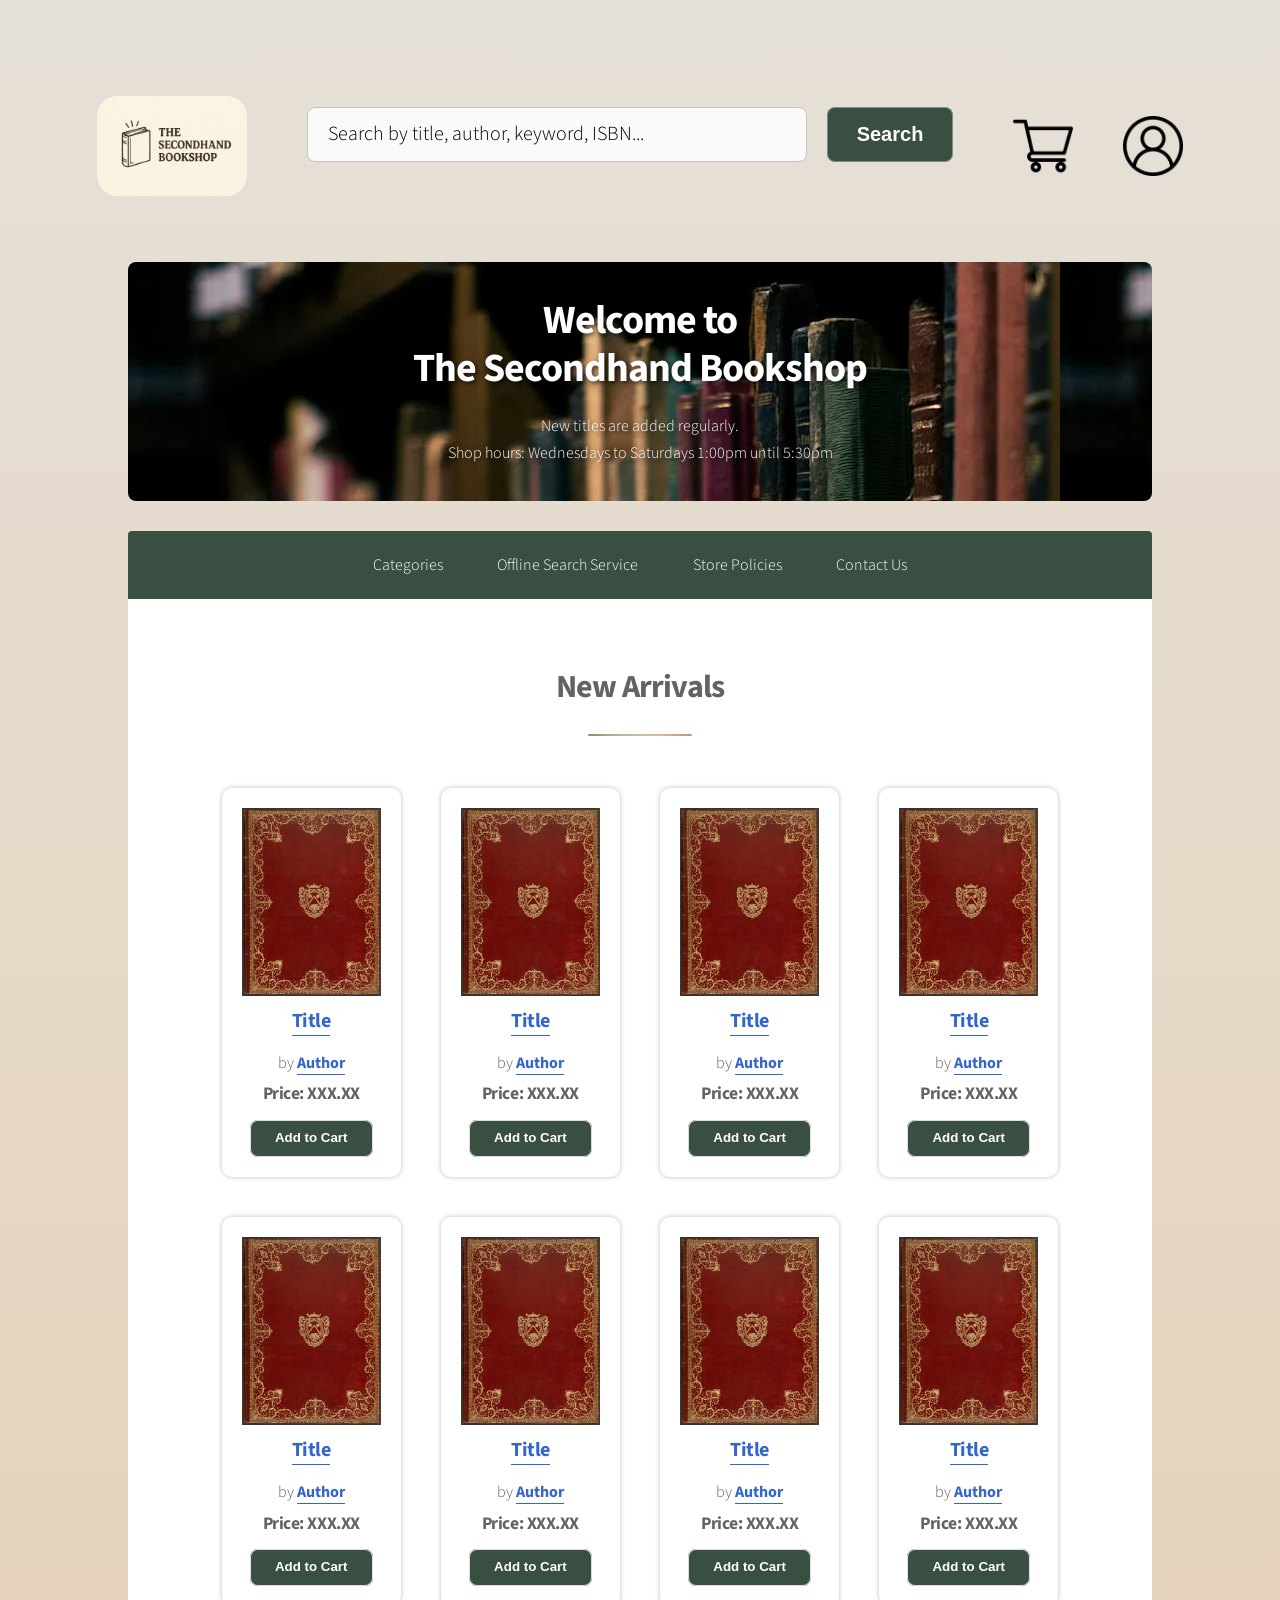
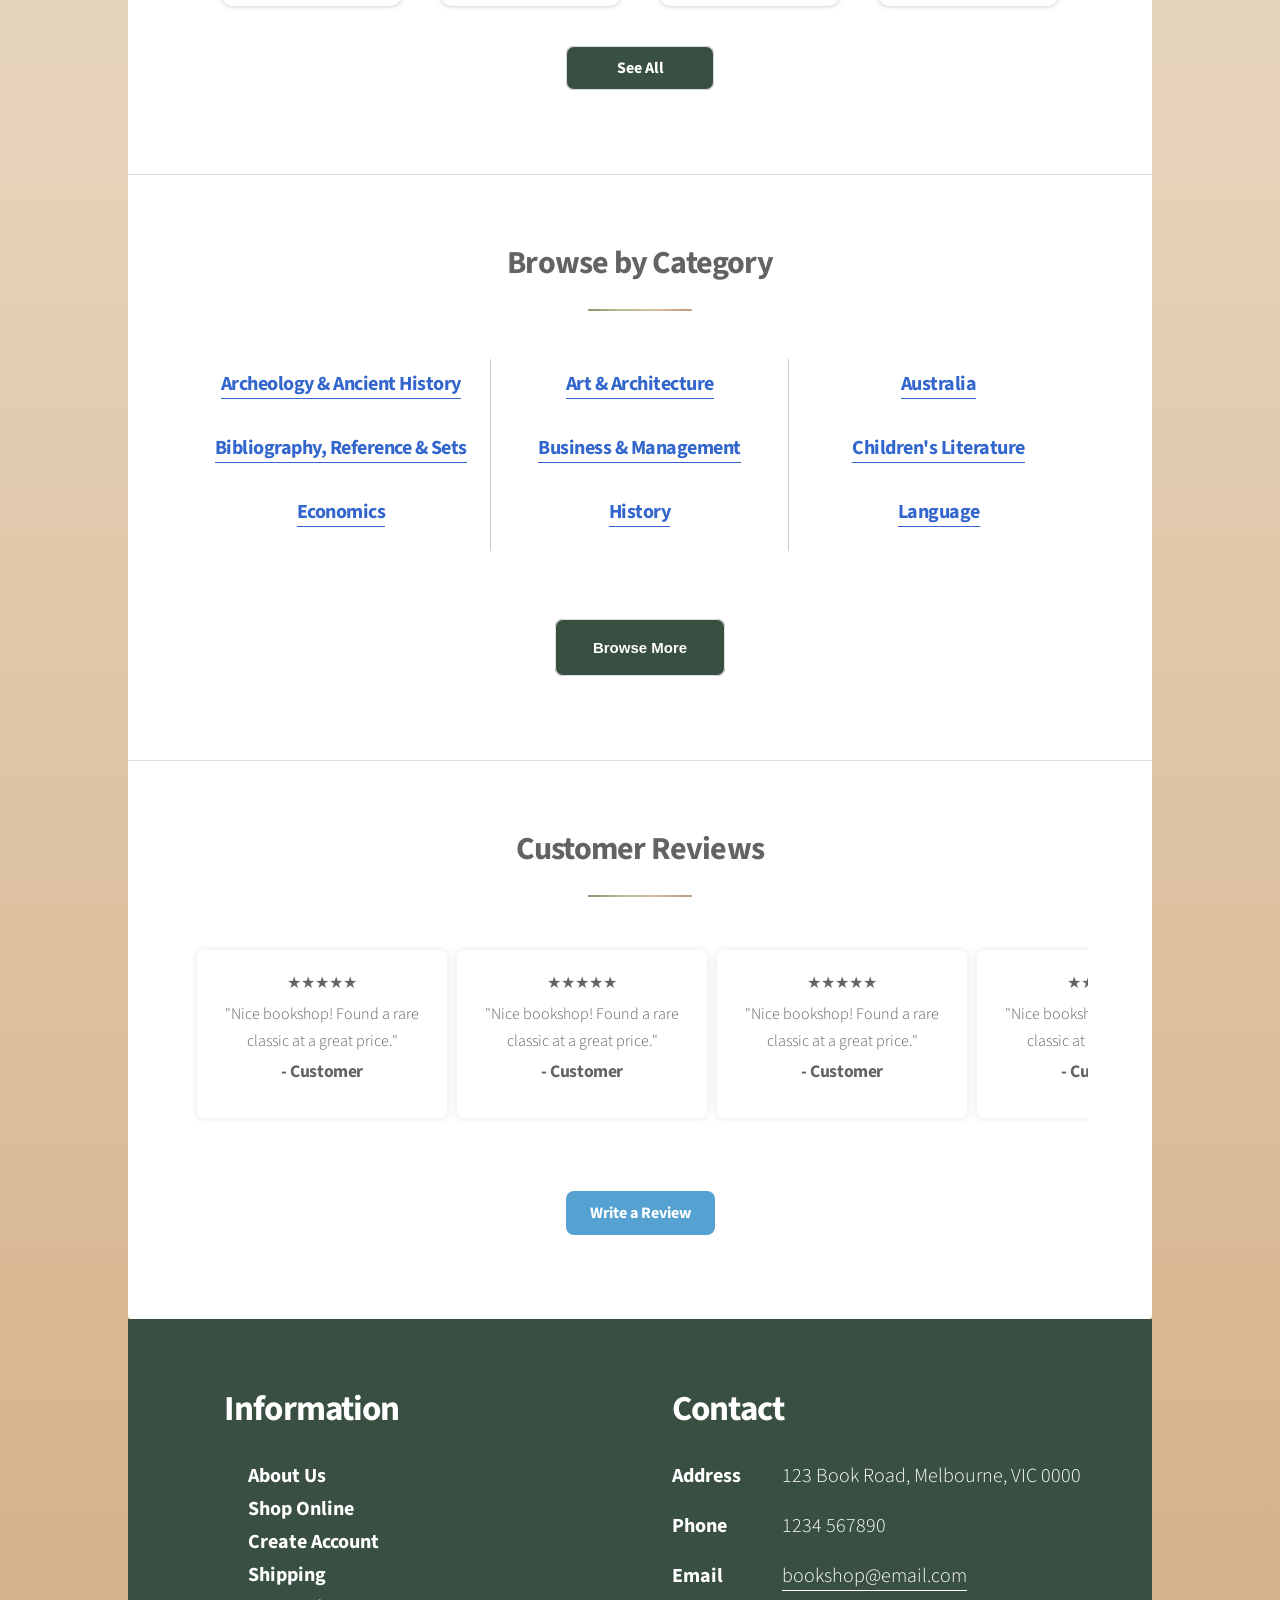
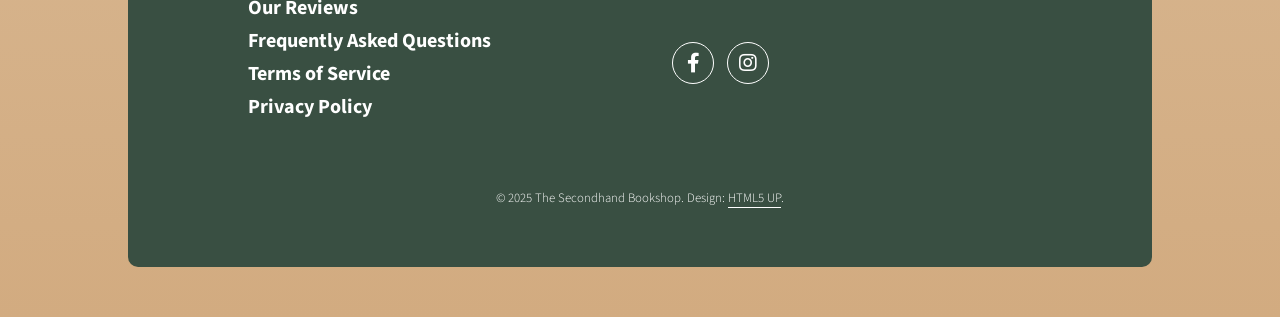
<file: FIT1050-A3/index.html>
<!DOCTYPE HTML>
<!--
	Stellar by HTML5 UP
	html5up.net | @ajlkn
	Free for personal and commercial use under the CCA 3.0 license (html5up.net/license)
-->
<html lang="en">
	<head>
		<title>The Secondhand Bookshop</title>
		<meta charset="utf-8" />
		<meta name="viewport" content="width=device-width, initial-scale=1" />
		<link rel="stylesheet" href="assets/css/main.css" />
		<link
		rel="stylesheet"
		href="https://cdn.jsdelivr.net/npm/@fancyapps/ui@5.0/dist/fancybox/fancybox.css"
		/>
		<noscript><link rel="stylesheet" href="assets/css/noscript.css" /></noscript>
	</head>
	<body>

		<!-- Wrapper -->
			<div id="wrapper">

				<!-- Header -->
					<header id="header" class="alt">
						<div class="header-top">
							<!-- Logo -->
							<span class="header-logo">
								<a href="#"><img src="images/logo.png" alt="Logo"></a>
							</span>
							<!-- Search bar -->
							<form class="search-form">
								<input type="text" placeholder="Search by title, author, keyword, ISBN..." />
								<button type="submit">Search</button>
							</form>
							<!-- Cart -->
							<a href="#" class="header-cart">
								<img src="images/shopping-cart.png" alt="Shopping cart">
							</a>
							<!-- User Account -->
							<a href="#" class="header-account">
								<img src="images/user.png" alt="User Account">
							</a>
						</div>
					</header>

					<section class="header-banner">
							<h1>Welcome to <br> The Secondhand Bookshop</h1>
							<p>New titles are added regularly.<br>
							Shop hours: Wednesdays to Saturdays 1:00pm until 5:30pm</p>
					</section>

				<!-- Nav -->
					<nav id="nav">
						<ul>
							<li><a href="#category">Categories</a></li>
							<li><a href="#offline-search">Offline Search Service</a></li>
							<li><a href="#policies">Store Policies</a></li>
							<li><a href="#contact-us">Contact Us</a></li>
						</ul>
					</nav>

				<!-- Main -->
					<div id="main">

						<!-- First Section -->
							<section id="intro" class="main special">
								<div class="spotlight">
									<div class="content">
										<header class="major">
											<h2>New Arrivals</h2>
										</header>
										<div class="book-grid">
											<div class="book-card">
												<a href="images/book-cover.jpg" data-fancybox="gallery" data-caption="Title by Author">
													<img src="images/book-cover.jpg" alt="Book cover of 'Title' by Author.">
												</a>
												<h3><a href="#title">Title</a></h3>
												<p>by <a href="#author">Author</a></p>
												<h4>Price: XXX.XX</h4>
												<button>Add to Cart</button>
											</div>
											<div class="book-card">
												<a href="images/book-cover.jpg" data-fancybox="gallery" data-caption="Title by Author">
													<img src="images/book-cover.jpg" alt="Book cover of 'Title' by Author.">
												</a>
												<h3><a href="#title">Title</a></h3>
												<p>by <a href="#author">Author</a></p>
												<h4>Price: XXX.XX</h4>
												<button>Add to Cart</button>
											</div>
											<div class="book-card">
												<a href="images/book-cover.jpg" data-fancybox="gallery" data-caption="Title by Author">
													<img src="images/book-cover.jpg" alt="Book cover of 'Title' by Author.">
												</a>
												<h3><a href="#title">Title</a></h3>
												<p>by <a href="#author">Author</a></p>
												<h4>Price: XXX.XX</h4>
												<button>Add to Cart</button>
											</div>
											<div class="book-card">
												<a href="images/book-cover.jpg" data-fancybox="gallery" data-caption="Title by Author">
													<img src="images/book-cover.jpg" alt="Book cover of 'Title' by Author.">
												</a>
												<h3><a href="#title">Title</a></h3>
												<p>by <a href="#author">Author</a></p>
												<h4>Price: XXX.XX</h4>
												<button>Add to Cart</button>
											</div>
											<div class="book-card">
												<a href="images/book-cover.jpg" data-fancybox="gallery" data-caption="Title by Author">
													<img src="images/book-cover.jpg" alt="Book cover of 'Title' by Author.">
												</a>
												<h3><a href="#title">Title</a></h3>
												<p>by <a href="#author">Author</a></p>
												<h4>Price: XXX.XX</h4>
												<button>Add to Cart</button>
											</div>
											<div class="book-card">
												<a href="images/book-cover.jpg" data-fancybox="gallery" data-caption="Title by Author">
													<img src="images/book-cover.jpg" alt="Book cover of 'Title' by Author.">
												</a>
												<h3><a href="#title">Title</a></h3>
												<p>by <a href="#author">Author</a></p>
												<h4>Price: XXX.XX</h4>
												<button>Add to Cart</button>
											</div>
											<div class="book-card">
												<a href="images/book-cover.jpg" data-fancybox="gallery" data-caption="Title by Author">
													<img src="images/book-cover.jpg" alt="Book cover of 'Title' by Author.">
												</a>
												<h3><a href="#title">Title</a></h3>
												<p>by <a href="#author">Author</a></p>
												<h4>Price: XXX.XX</h4>
												<button>Add to Cart</button>
											</div>
											<div class="book-card">
												<a href="images/book-cover.jpg" data-fancybox="gallery" data-caption="Title by Author">
													<img src="images/book-cover.jpg" alt="Book cover of 'Title' by Author.">
												</a>
												<h3><a href="#title">Title</a></h3>
												<p>by <a href="#author">Author</a></p>
												<h4>Price: XXX.XX</h4>
												<button>Add to Cart</button>
											</div>
										</div>
										<ul class="actions special">
											<li><a href="#new-arrivals" class="button">See All</a></li>
										</ul>
									</div>
								</div>
							</section>

						<!-- Second Section -->
							<section id="second" class="main special">
								<header class="major">
									<h2>Browse by Category</h2>
								</header>
								<ul class="category">
									<li class="category-item">
										<h3><a href="#archeology&ancient">Archeology & Ancient History</a></h3>
									</li>
									<li class="category-item">
										<h3><a href="#art&architecture">Art & Architecture</a></h3>
									</li>
									<li class="category-item">
										<h3><a href="#australia">Australia</a></h3>
									</li>
									<li class="category-item">
										<h3><a href="#bibliography&reference&sets">Bibliography, Reference & Sets</a></h3>
									</li>
									<li class="category-item">
										<h3><a href="#business&management">Business & Management</a></h3>
									</li>
									<li class="category-item">
										<h3><a href="#children">Children's Literature</a></h3>
									</li>
									<li class="category-item">
										<h3><a href="#economics">Economics</a></h3>
									</li>
									<li class="category-item">
										<h3><a href="#history">History</a></h3>
									</li>
									<li class="category-item">
										<h3><a href="#language">Language</a></h3>
									</li>
									<li class="category-item hidden">
										<h3><a href="#literature">Literature</a></h3>
									</li>
									<li class="category-item hidden">
										<h3><a href="#music&cinema">Music & Cinema</a></h3>
									</li>
									<li class="category-item hidden">
										<h3><a href="#philosophy">Philosophy</a></h3>
									</li>
									<li class="category-item hidden">
										<h3><a href="#poetry">Poetry</a></h3>
									</li>
									<li class="category-item hidden">
										<h3><a href="#science&medicine">Science & Medicine</a></h3>
									</li>
									<li class="category-item hidden">
										<h3><a href="#sport&games">Sport & Games</a></h3>
									</li>
								</ul>
								<footer class="major">
									<ul class="actions special">
										<li><button id="browseMoreBtn">Browse More</button></li>
									</ul>
								</footer>
							</section>

						<!-- Third Section -->
							<section id="cta" class="main special">
								<header class="major">
									<h2>Customer Reviews</h2>
								</header>
								<div class="review-grid">
									<div class="review-card">
										<p>★★★★★</p>
										<p>"Nice bookshop! Found a rare classic at a great price."</p>
										<h4>- Customer</h4>
									</div>
									<div class="review-card">
										<p>★★★★★</p>
										<p>"Nice bookshop! Found a rare classic at a great price."</p>
										<h4>- Customer</h4>
									</div>
									<div class="review-card">
										<p>★★★★★</p>
										<p>"Nice bookshop! Found a rare classic at a great price."</p>
										<h4>- Customer</h4>
									</div>
									<div class="review-card">
										<p>★★★★★</p>
										<p>"Nice bookshop! Found a rare classic at a great price."</p>
										<h4>- Customer</h4>
									</div>
									<div class="review-card">
										<p>★★★★★</p>
										<p>"Nice bookshop! Found a rare classic at a great price."</p>
										<h4>- Customer</h4>
									</div>
								</div>
								<footer class="major">
									<ul class="actions special">
										<li><a href="#new-review" class="button primary">Write a Review</a></li>
									</ul>
								</footer>
							</section>

					</div>

				<!-- Footer -->
					<footer id="footer">
						<section>
							<h2>Information</h2>
							<ul>
								<li><a href="#about-us" class="information">About Us</a></li>
								<li><a href="#all-books" class="information">Shop Online</a></li>
								<li><a href="#login" class="information">Create Account</a></li>
								<li><a href="#shipping" class="information">Shipping</a></li>
								<li><a href="#reviews" class="information">Our Reviews</a></li>
								<li><a href="#faqs" class="information">Frequently Asked Questions</a></li>
								<li><a href="#terms-of-service" class="information">Terms of Service</a></li>
								<li><a href="#privacy-policy" class="information">Privacy Policy</a></li>
							</ul>
						</section>
						<section>
							<h2>Contact</h2>
							<dl class="alt">
								<dt>Address</dt>
								<dd>123 Book Road, Melbourne, VIC 0000</dd>
								<dt>Phone</dt>
								<dd>1234 567890</dd>
								<dt>Email</dt>
								<dd><a href="#email">bookshop@email.com</a></dd>
							</dl>
							<ul class="icons">
								<li><a href="#facebook" class="icon brands fa-facebook-f alt"><span class="label">Facebook</span></a></li>
								<li><a href="#instagram" class="icon brands fa-instagram alt"><span class="label">Instagram</span></a></li>
							</ul>
						</section>
						<p class="copyright">&copy; 2025 The Secondhand Bookshop. Design: <a href="https://html5up.net">HTML5 UP</a>.</p>
					</footer>

			</div>

		<!-- Scripts -->
			<script src="assets/js/jquery.min.js"></script>
			<script src="assets/js/jquery.scrollex.min.js"></script>
			<script src="assets/js/jquery.scrolly.min.js"></script>
			<script src="assets/js/browser.min.js"></script>
			<script src="assets/js/breakpoints.min.js"></script>
			<script src="assets/js/util.js"></script>
			<script src="https://cdn.jsdelivr.net/npm/@fancyapps/ui@5.0/dist/fancybox/fancybox.umd.js"></script>
			<script src="assets/js/main.js"></script>

	</body>
</html>
</file>
<file: FIT1050-A3/assets/css/noscript.css>
/*
	Stellar by HTML5 UP
	html5up.net | @ajlkn
	Free for personal and commercial use under the CCA 3.0 license (html5up.net/license)
*/

/* Header */

	body.is-preload #header.alt > * {
		opacity: 1;
	}

	body.is-preload #header.alt .logo {
		-moz-transform: none;
		-webkit-transform: none;
		-ms-transform: none;
		transform: none;
	}
</file>
<file: FIT1050-A3/assets/css/main.css>
@import url(fontawesome-all.min.css);
@import 'https://fonts.googleapis.com/css?family=Source+Sans+Pro:300,400';

/*
	Stellar by HTML5 UP
	html5up.net | @ajlkn
	Free for personal and commercial use under the CCA 3.0 license (html5up.net/license)
*/

html, body, div, span, applet, object,
iframe, h1, h2, h3, h4, h5, h6, p, blockquote,
pre, a, abbr, acronym, address, big, cite,
code, del, dfn, em, img, ins, kbd, q, s, samp,
small, strike, strong, sub, sup, tt, var, b,
u, i, center, dl, dt, dd, ol, ul, li, fieldset,
form, label, legend, table, caption, tbody,
tfoot, thead, tr, th, td, article, aside,
canvas, details, embed, figure, figcaption,
footer, header, hgroup, menu, nav, output, ruby,
section, summary, time, mark, audio, video {
	margin: 0;
	padding: 0;
	border: 0;
	font-size: 100%;
	font: inherit;
	vertical-align: baseline;}

article, aside, details, figcaption, figure,
footer, header, hgroup, menu, nav, section {
	display: block;}

body {
	line-height: 1;
}

ol, ul {
	list-style: none;
}

blockquote, q {
	quotes: none;
}

	blockquote:before, blockquote:after, q:before, q:after {
		content: '';
		content: none;
	}

table {
	border-collapse: collapse;
	border-spacing: 0;
}

body {
	-webkit-text-size-adjust: none;
}

mark {
	background-color: transparent;
	color: inherit;
}

input::-moz-focus-inner {
	border: 0;
	padding: 0;
}

input, select, textarea {
	-moz-appearance: none;
	-webkit-appearance: none;
	-ms-appearance: none;
	appearance: none;
}

/* Basic */

	@-ms-viewport {
		width: device-width;
	}

	body {
		-ms-overflow-style: scrollbar;
	}

	@media screen and (max-width: 780px) {

		html, body, #header {
			min-width: fit-content;
		}

	}

	@media screen and (max-width: 480px) {

		html, body, #header {
			min-width: fit-content;
		}

	}

	html {
		box-sizing: border-box;
	}

	*, *:before, *:after {
		box-sizing: inherit;
	}

	body {
		background: linear-gradient(180deg, #e5e0d8 0%, #e5d2b8 50%, #d2ab80 100%);
	} */

		body.is-preload *, body.is-preload *:before, body.is-preload *:after {
			-moz-animation: none !important;
			-webkit-animation: none !important;
			-ms-animation: none !important;
			animation: none !important;
			-moz-transition: none !important;
			-webkit-transition: none !important;
			-ms-transition: none !important;
			transition: none !important;
		}

/* Type */

	body {
		background-color: #e5e0d8;
	}

	body, input, select, textarea {
		font-family: "Source Sans Pro", Helvetica, sans-serif;
		font-size: 17pt;
		font-weight: 300;
		line-height: 1.65;
	}

		@media screen and (max-width: 1680px) {

			body, input, select, textarea {
				font-size: 14pt;
			}

		}

		@media screen and (max-width: 1280px) {

			body, input, select, textarea {
				font-size: 12pt;
			}

		}

		@media screen and (max-width: 360px) {

			body, input, select, textarea {
				font-size: 11pt;
			}

		}

	a {
		-moz-transition: color 0.2s ease, border-bottom 0.2s ease;
		-webkit-transition: color 0.2s ease, border-bottom 0.2s ease;
		-ms-transition: color 0.2s ease, border-bottom 0.2s ease;
		transition: color 0.2s ease, border-bottom 0.2s ease;
		text-decoration: none;
		border-bottom: solid 1px;
		color: inherit;
	}

		a:hover {
			border-bottom-color: transparent;
		}

	strong, b {
		font-weight: 400;
	}

	em, i {
		font-style: italic;
	}

	p {
		margin: 0 0 5px 0;
	}

		p.content {
			-moz-columns: 20em 2;
			-webkit-columns: 20em 2;
			-ms-columns: 20em 2;
			columns: 20em 2;
			-moz-column-gap: 2em;
			-webkit-column-gap: 2em;
			-ms-column-gap: 2em;
			column-gap: 2em;
			text-align: justify;
		}

	h1, h2, h3, h4, h5, h6 {
		font-weight: 300;
		line-height: 1.5;
		margin: 0 0 0.7em 0;
		letter-spacing: -0.025em;
	}

		h1 a, h2 a, h3 a, h4 a, h5 a, h6 a {
			color: #3366CC;
			text-decoration: none;
		}

	h1 {
		font-size: 2.5em;
		line-height: 1.2;
	}

	h2 {
		font-size: 1.5em;
	}

	h3 {
		font-size: 1.25em;
	}

	h4 {
		font-size: 1.1em;
	}

	h5 {
		font-size: 0.9em;
	}

	h6 {
		font-size: 0.7em;
	}

	@media screen and (max-width: 736px) {

		h1 {
			font-size: 2em;
		}

	}

	sub {
		font-size: 0.8em;
		position: relative;
		top: 0.5em;
	}

	sup {
		font-size: 0.8em;
		position: relative;
		top: -0.5em;
	}

	blockquote {
		border-left: solid 4px;
		font-style: italic;
		margin: 0 0 2em 0;
		padding: 0.5em 0 0.5em 2em;
	}

	code {
		border-radius: 8px;
		border: solid 1px;
		font-family: "Courier New", monospace;
		font-size: 0.9em;
		margin: 0 0.25em;
		padding: 0.25em 0.65em;
	}

	pre {
		-webkit-overflow-scrolling: touch;
		font-family: "Courier New", monospace;
		font-size: 0.9em;
		margin: 0 0 2em 0;
	}

		pre code {
			display: block;
			line-height: 1.75;
			padding: 1em 1.5em;
			overflow-x: auto;
		}

	hr {
		border: 0;
		border-bottom: solid 1px;
		margin: 2em 0;
	}

		hr.major {
			margin: 3em 0;
		}

	.align-left {
		text-align: left;
	}

	.align-center {
		text-align: center;
	}

	.align-right {
		text-align: right;
	}

	input, select, textarea {
		color: #ffffff;
	}

	a:hover {
		color: inherit;
	}

	strong, b {
		color: #ffffff;
	}

	h1, h2, h3, h4, h5, h6 {
		color: #000000;
		font-weight: bold;
	}

	blockquote {
		border-left-color: rgba(255, 255, 255, 0.35);
	}

	code {
		background: rgba(255, 255, 255, 0.075);
		border-color: rgba(255, 255, 255, 0.35);
	}

	hr {
		border-bottom-color: rgba(255, 255, 255, 0.35);
	}

/* Row */

	.row {
		display: flex;
		flex-wrap: wrap;
		box-sizing: border-box;
		align-items: stretch;
	}

		.row > * {
			box-sizing: border-box;
		}

		.row.gtr-uniform > * > :last-child {
			margin-bottom: 0;
		}

		.row.aln-left {
			justify-content: flex-start;
		}

		.row.aln-center {
			justify-content: center;
		}

		.row.aln-right {
			justify-content: flex-end;
		}

		.row.aln-top {
			align-items: flex-start;
		}

		.row.aln-middle {
			align-items: center;
		}

		.row.aln-bottom {
			align-items: flex-end;
		}

		.row > .imp {
			order: -1;
		}

		.row > .col-1 {
			width: 8.33333%;
		}

		.row > .off-1 {
			margin-left: 8.33333%;
		}

		.row > .col-2 {
			width: 16.66667%;
		}

		.row > .off-2 {
			margin-left: 16.66667%;
		}

		.row > .col-3 {
			width: 25%;
		}

		.row > .off-3 {
			margin-left: 25%;
		}

		.row > .col-4 {
			width: 33.33333%;
		}

		.row > .off-4 {
			margin-left: 33.33333%;
		}

		.row > .col-5 {
			width: 41.66667%;
		}

		.row > .off-5 {
			margin-left: 41.66667%;
		}

		.row > .col-6 {
			width: 50%;
		}

		.row > .off-6 {
			margin-left: 50%;
		}

		.row > .col-7 {
			width: 58.33333%;
		}

		.row > .off-7 {
			margin-left: 58.33333%;
		}

		.row > .col-8 {
			width: 66.66667%;
		}

		.row > .off-8 {
			margin-left: 66.66667%;
		}

		.row > .col-9 {
			width: 75%;
		}

		.row > .off-9 {
			margin-left: 75%;
		}

		.row > .col-10 {
			width: 83.33333%;
		}

		.row > .off-10 {
			margin-left: 83.33333%;
		}

		.row > .col-11 {
			width: 91.66667%;
		}

		.row > .off-11 {
			margin-left: 91.66667%;
		}

		.row > .col-12 {
			width: 100%;
		}

		.row > .off-12 {
			margin-left: 100%;
		}

		.row.gtr-0 {
			margin-top: 0;
			margin-left: 0em;
		}

			.row.gtr-0 > * {
				padding: 0 0 0 0em;
			}

			.row.gtr-0.gtr-uniform {
				margin-top: 0em;
			}

				.row.gtr-0.gtr-uniform > * {
					padding-top: 0em;
				}

		.row.gtr-25 {
			margin-top: 0;
			margin-left: -0.375em;
		}

			.row.gtr-25 > * {
				padding: 0 0 0 0.375em;
			}

			.row.gtr-25.gtr-uniform {
				margin-top: -0.375em;
			}

				.row.gtr-25.gtr-uniform > * {
					padding-top: 0.375em;
				}

		.row.gtr-50 {
			margin-top: 0;
			margin-left: -0.75em;
		}

			.row.gtr-50 > * {
				padding: 0 0 0 0.75em;
			}

			.row.gtr-50.gtr-uniform {
				margin-top: -0.75em;
			}

				.row.gtr-50.gtr-uniform > * {
					padding-top: 0.75em;
				}

		.row {
			margin-top: 0;
			margin-left: -1.5em;
		}

			.row > * {
				padding: 0 0 0 1.5em;
			}

			.row.gtr-uniform {
				margin-top: -1.5em;
			}

				.row.gtr-uniform > * {
					padding-top: 1.5em;
				}

		.row.gtr-150 {
			margin-top: 0;
			margin-left: -2.25em;
		}

			.row.gtr-150 > * {
				padding: 0 0 0 2.25em;
			}

			.row.gtr-150.gtr-uniform {
				margin-top: -2.25em;
			}

				.row.gtr-150.gtr-uniform > * {
					padding-top: 2.25em;
				}

		.row.gtr-200 {
			margin-top: 0;
			margin-left: -3em;
		}

			.row.gtr-200 > * {
				padding: 0 0 0 3em;
			}

			.row.gtr-200.gtr-uniform {
				margin-top: -3em;
			}

				.row.gtr-200.gtr-uniform > * {
					padding-top: 3em;
				}

		@media screen and (max-width: 1680px) {

			.row {
				display: flex;
				flex-wrap: wrap;
				box-sizing: border-box;
				align-items: stretch;
			}

				.row > * {
					box-sizing: border-box;
				}

				.row.gtr-uniform > * > :last-child {
					margin-bottom: 0;
				}

				.row.aln-left {
					justify-content: flex-start;
				}

				.row.aln-center {
					justify-content: center;
				}

				.row.aln-right {
					justify-content: flex-end;
				}

				.row.aln-top {
					align-items: flex-start;
				}

				.row.aln-middle {
					align-items: center;
				}

				.row.aln-bottom {
					align-items: flex-end;
				}

				.row > .imp-xlarge {
					order: -1;
				}

				.row > .col-1-xlarge {
					width: 8.33333%;
				}

				.row > .off-1-xlarge {
					margin-left: 8.33333%;
				}

				.row > .col-2-xlarge {
					width: 16.66667%;
				}

				.row > .off-2-xlarge {
					margin-left: 16.66667%;
				}

				.row > .col-3-xlarge {
					width: 25%;
				}

				.row > .off-3-xlarge {
					margin-left: 25%;
				}

				.row > .col-4-xlarge {
					width: 33.33333%;
				}

				.row > .off-4-xlarge {
					margin-left: 33.33333%;
				}

				.row > .col-5-xlarge {
					width: 41.66667%;
				}

				.row > .off-5-xlarge {
					margin-left: 41.66667%;
				}

				.row > .col-6-xlarge {
					width: 50%;
				}

				.row > .off-6-xlarge {
					margin-left: 50%;
				}

				.row > .col-7-xlarge {
					width: 58.33333%;
				}

				.row > .off-7-xlarge {
					margin-left: 58.33333%;
				}

				.row > .col-8-xlarge {
					width: 66.66667%;
				}

				.row > .off-8-xlarge {
					margin-left: 66.66667%;
				}

				.row > .col-9-xlarge {
					width: 75%;
				}

				.row > .off-9-xlarge {
					margin-left: 75%;
				}

				.row > .col-10-xlarge {
					width: 83.33333%;
				}

				.row > .off-10-xlarge {
					margin-left: 83.33333%;
				}

				.row > .col-11-xlarge {
					width: 91.66667%;
				}

				.row > .off-11-xlarge {
					margin-left: 91.66667%;
				}

				.row > .col-12-xlarge {
					width: 100%;
				}

				.row > .off-12-xlarge {
					margin-left: 100%;
				}

				.row.gtr-0 {
					margin-top: 0;
					margin-left: 0em;
				}

					.row.gtr-0 > * {
						padding: 0 0 0 0em;
					}

					.row.gtr-0.gtr-uniform {
						margin-top: 0em;
					}

						.row.gtr-0.gtr-uniform > * {
							padding-top: 0em;
						}

				.row.gtr-25 {
					margin-top: 0;
					margin-left: -0.375em;
				}

					.row.gtr-25 > * {
						padding: 0 0 0 0.375em;
					}

					.row.gtr-25.gtr-uniform {
						margin-top: -0.375em;
					}

						.row.gtr-25.gtr-uniform > * {
							padding-top: 0.375em;
						}

				.row.gtr-50 {
					margin-top: 0;
					margin-left: -0.75em;
				}

					.row.gtr-50 > * {
						padding: 0 0 0 0.75em;
					}

					.row.gtr-50.gtr-uniform {
						margin-top: -0.75em;
					}

						.row.gtr-50.gtr-uniform > * {
							padding-top: 0.75em;
						}

				.row {
					margin-top: 0;
					margin-left: -1.5em;
				}

					.row > * {
						padding: 0 0 0 1.5em;
					}

					.row.gtr-uniform {
						margin-top: -1.5em;
					}

						.row.gtr-uniform > * {
							padding-top: 1.5em;
						}

				.row.gtr-150 {
					margin-top: 0;
					margin-left: -2.25em;
				}

					.row.gtr-150 > * {
						padding: 0 0 0 2.25em;
					}

					.row.gtr-150.gtr-uniform {
						margin-top: -2.25em;
					}

						.row.gtr-150.gtr-uniform > * {
							padding-top: 2.25em;
						}

				.row.gtr-200 {
					margin-top: 0;
					margin-left: -3em;
				}

					.row.gtr-200 > * {
						padding: 0 0 0 3em;
					}

					.row.gtr-200.gtr-uniform {
						margin-top: -3em;
					}

						.row.gtr-200.gtr-uniform > * {
							padding-top: 3em;
						}

		}

		@media screen and (max-width: 1280px) {

			.row {
				display: flex;
				flex-wrap: wrap;
				box-sizing: border-box;
				align-items: stretch;
			}

				.row > * {
					box-sizing: border-box;
				}

				.row.gtr-uniform > * > :last-child {
					margin-bottom: 0;
				}

				.row.aln-left {
					justify-content: flex-start;
				}

				.row.aln-center {
					justify-content: center;
				}

				.row.aln-right {
					justify-content: flex-end;
				}

				.row.aln-top {
					align-items: flex-start;
				}

				.row.aln-middle {
					align-items: center;
				}

				.row.aln-bottom {
					align-items: flex-end;
				}

				.row > .imp-large {
					order: -1;
				}

				.row > .col-1-large {
					width: 8.33333%;
				}

				.row > .off-1-large {
					margin-left: 8.33333%;
				}

				.row > .col-2-large {
					width: 16.66667%;
				}

				.row > .off-2-large {
					margin-left: 16.66667%;
				}

				.row > .col-3-large {
					width: 25%;
				}

				.row > .off-3-large {
					margin-left: 25%;
				}

				.row > .col-4-large {
					width: 33.33333%;
				}

				.row > .off-4-large {
					margin-left: 33.33333%;
				}

				.row > .col-5-large {
					width: 41.66667%;
				}

				.row > .off-5-large {
					margin-left: 41.66667%;
				}

				.row > .col-6-large {
					width: 50%;
				}

				.row > .off-6-large {
					margin-left: 50%;
				}

				.row > .col-7-large {
					width: 58.33333%;
				}

				.row > .off-7-large {
					margin-left: 58.33333%;
				}

				.row > .col-8-large {
					width: 66.66667%;
				}

				.row > .off-8-large {
					margin-left: 66.66667%;
				}

				.row > .col-9-large {
					width: 75%;
				}

				.row > .off-9-large {
					margin-left: 75%;
				}

				.row > .col-10-large {
					width: 83.33333%;
				}

				.row > .off-10-large {
					margin-left: 83.33333%;
				}

				.row > .col-11-large {
					width: 91.66667%;
				}

				.row > .off-11-large {
					margin-left: 91.66667%;
				}

				.row > .col-12-large {
					width: 100%;
				}

				.row > .off-12-large {
					margin-left: 100%;
				}

				.row.gtr-0 {
					margin-top: 0;
					margin-left: 0em;
				}

					.row.gtr-0 > * {
						padding: 0 0 0 0em;
					}

					.row.gtr-0.gtr-uniform {
						margin-top: 0em;
					}

						.row.gtr-0.gtr-uniform > * {
							padding-top: 0em;
						}

				.row.gtr-25 {
					margin-top: 0;
					margin-left: -0.375em;
				}

					.row.gtr-25 > * {
						padding: 0 0 0 0.375em;
					}

					.row.gtr-25.gtr-uniform {
						margin-top: -0.375em;
					}

						.row.gtr-25.gtr-uniform > * {
							padding-top: 0.375em;
						}

				.row.gtr-50 {
					margin-top: 0;
					margin-left: -0.75em;
				}

					.row.gtr-50 > * {
						padding: 0 0 0 0.75em;
					}

					.row.gtr-50.gtr-uniform {
						margin-top: -0.75em;
					}

						.row.gtr-50.gtr-uniform > * {
							padding-top: 0.75em;
						}

				.row {
					margin-top: 0;
					margin-left: -1.5em;
				}

					.row > * {
						padding: 0 0 0 1.5em;
					}

					.row.gtr-uniform {
						margin-top: -1.5em;
					}

						.row.gtr-uniform > * {
							padding-top: 1.5em;
						}

				.row.gtr-150 {
					margin-top: 0;
					margin-left: -2.25em;
				}

					.row.gtr-150 > * {
						padding: 0 0 0 2.25em;
					}

					.row.gtr-150.gtr-uniform {
						margin-top: -2.25em;
					}

						.row.gtr-150.gtr-uniform > * {
							padding-top: 2.25em;
						}

				.row.gtr-200 {
					margin-top: 0;
					margin-left: -3em;
				}

					.row.gtr-200 > * {
						padding: 0 0 0 3em;
					}

					.row.gtr-200.gtr-uniform {
						margin-top: -3em;
					}

						.row.gtr-200.gtr-uniform > * {
							padding-top: 3em;
						}

		}

		@media screen and (max-width: 980px) {

			.row {
				display: flex;
				flex-wrap: wrap;
				box-sizing: border-box;
				align-items: stretch;
			}

				.row > * {
					box-sizing: border-box;
				}

				.row.gtr-uniform > * > :last-child {
					margin-bottom: 0;
				}

				.row.aln-left {
					justify-content: flex-start;
				}

				.row.aln-center {
					justify-content: center;
				}

				.row.aln-right {
					justify-content: flex-end;
				}

				.row.aln-top {
					align-items: flex-start;
				}

				.row.aln-middle {
					align-items: center;
				}

				.row.aln-bottom {
					align-items: flex-end;
				}

				.row > .imp-medium {
					order: -1;
				}

				.row > .col-1-medium {
					width: 8.33333%;
				}

				.row > .off-1-medium {
					margin-left: 8.33333%;
				}

				.row > .col-2-medium {
					width: 16.66667%;
				}

				.row > .off-2-medium {
					margin-left: 16.66667%;
				}

				.row > .col-3-medium {
					width: 25%;
				}

				.row > .off-3-medium {
					margin-left: 25%;
				}

				.row > .col-4-medium {
					width: 33.33333%;
				}

				.row > .off-4-medium {
					margin-left: 33.33333%;
				}

				.row > .col-5-medium {
					width: 41.66667%;
				}

				.row > .off-5-medium {
					margin-left: 41.66667%;
				}

				.row > .col-6-medium {
					width: 50%;
				}

				.row > .off-6-medium {
					margin-left: 50%;
				}

				.row > .col-7-medium {
					width: 58.33333%;
				}

				.row > .off-7-medium {
					margin-left: 58.33333%;
				}

				.row > .col-8-medium {
					width: 66.66667%;
				}

				.row > .off-8-medium {
					margin-left: 66.66667%;
				}

				.row > .col-9-medium {
					width: 75%;
				}

				.row > .off-9-medium {
					margin-left: 75%;
				}

				.row > .col-10-medium {
					width: 83.33333%;
				}

				.row > .off-10-medium {
					margin-left: 83.33333%;
				}

				.row > .col-11-medium {
					width: 91.66667%;
				}

				.row > .off-11-medium {
					margin-left: 91.66667%;
				}

				.row > .col-12-medium {
					width: 100%;
				}

				.row > .off-12-medium {
					margin-left: 100%;
				}

				.row.gtr-0 {
					margin-top: 0;
					margin-left: 0em;
				}

					.row.gtr-0 > * {
						padding: 0 0 0 0em;
					}

					.row.gtr-0.gtr-uniform {
						margin-top: 0em;
					}

						.row.gtr-0.gtr-uniform > * {
							padding-top: 0em;
						}

				.row.gtr-25 {
					margin-top: 0;
					margin-left: -0.375em;
				}

					.row.gtr-25 > * {
						padding: 0 0 0 0.375em;
					}

					.row.gtr-25.gtr-uniform {
						margin-top: -0.375em;
					}

						.row.gtr-25.gtr-uniform > * {
							padding-top: 0.375em;
						}

				.row.gtr-50 {
					margin-top: 0;
					margin-left: -0.75em;
				}

					.row.gtr-50 > * {
						padding: 0 0 0 0.75em;
					}

					.row.gtr-50.gtr-uniform {
						margin-top: -0.75em;
					}

						.row.gtr-50.gtr-uniform > * {
							padding-top: 0.75em;
						}

				.row {
					margin-top: 0;
					margin-left: -1.5em;
				}

					.row > * {
						padding: 0 0 0 1.5em;
					}

					.row.gtr-uniform {
						margin-top: -1.5em;
					}

						.row.gtr-uniform > * {
							padding-top: 1.5em;
						}

				.row.gtr-150 {
					margin-top: 0;
					margin-left: -2.25em;
				}

					.row.gtr-150 > * {
						padding: 0 0 0 2.25em;
					}

					.row.gtr-150.gtr-uniform {
						margin-top: -2.25em;
					}

						.row.gtr-150.gtr-uniform > * {
							padding-top: 2.25em;
						}

				.row.gtr-200 {
					margin-top: 0;
					margin-left: -3em;
				}

					.row.gtr-200 > * {
						padding: 0 0 0 3em;
					}

					.row.gtr-200.gtr-uniform {
						margin-top: -3em;
					}

						.row.gtr-200.gtr-uniform > * {
							padding-top: 3em;
						}

		}

		@media screen and (max-width: 736px) {

			.row {
				display: flex;
				flex-wrap: wrap;
				box-sizing: border-box;
				align-items: stretch;
			}

				.row > * {
					box-sizing: border-box;
				}

				.row.gtr-uniform > * > :last-child {
					margin-bottom: 0;
				}

				.row.aln-left {
					justify-content: flex-start;
				}

				.row.aln-center {
					justify-content: center;
				}

				.row.aln-right {
					justify-content: flex-end;
				}

				.row.aln-top {
					align-items: flex-start;
				}

				.row.aln-middle {
					align-items: center;
				}

				.row.aln-bottom {
					align-items: flex-end;
				}

				.row > .imp-small {
					order: -1;
				}

				.row > .col-1-small {
					width: 8.33333%;
				}

				.row > .off-1-small {
					margin-left: 8.33333%;
				}

				.row > .col-2-small {
					width: 16.66667%;
				}

				.row > .off-2-small {
					margin-left: 16.66667%;
				}

				.row > .col-3-small {
					width: 25%;
				}

				.row > .off-3-small {
					margin-left: 25%;
				}

				.row > .col-4-small {
					width: 33.33333%;
				}

				.row > .off-4-small {
					margin-left: 33.33333%;
				}

				.row > .col-5-small {
					width: 41.66667%;
				}

				.row > .off-5-small {
					margin-left: 41.66667%;
				}

				.row > .col-6-small {
					width: 50%;
				}

				.row > .off-6-small {
					margin-left: 50%;
				}

				.row > .col-7-small {
					width: 58.33333%;
				}

				.row > .off-7-small {
					margin-left: 58.33333%;
				}

				.row > .col-8-small {
					width: 66.66667%;
				}

				.row > .off-8-small {
					margin-left: 66.66667%;
				}

				.row > .col-9-small {
					width: 75%;
				}

				.row > .off-9-small {
					margin-left: 75%;
				}

				.row > .col-10-small {
					width: 83.33333%;
				}

				.row > .off-10-small {
					margin-left: 83.33333%;
				}

				.row > .col-11-small {
					width: 91.66667%;
				}

				.row > .off-11-small {
					margin-left: 91.66667%;
				}

				.row > .col-12-small {
					width: 100%;
				}

				.row > .off-12-small {
					margin-left: 100%;
				}

				.row.gtr-0 {
					margin-top: 0;
					margin-left: 0em;
				}

					.row.gtr-0 > * {
						padding: 0 0 0 0em;
					}

					.row.gtr-0.gtr-uniform {
						margin-top: 0em;
					}

						.row.gtr-0.gtr-uniform > * {
							padding-top: 0em;
						}

				.row.gtr-25 {
					margin-top: 0;
					margin-left: -0.25em;
				}

					.row.gtr-25 > * {
						padding: 0 0 0 0.25em;
					}

					.row.gtr-25.gtr-uniform {
						margin-top: -0.25em;
					}

						.row.gtr-25.gtr-uniform > * {
							padding-top: 0.25em;
						}

				.row.gtr-50 {
					margin-top: 0;
					margin-left: -0.5em;
				}

					.row.gtr-50 > * {
						padding: 0 0 0 0.5em;
					}

					.row.gtr-50.gtr-uniform {
						margin-top: -0.5em;
					}

						.row.gtr-50.gtr-uniform > * {
							padding-top: 0.5em;
						}

				.row {
					margin-top: 0;
					margin-left: -1em;
				}

					.row > * {
						padding: 0 0 0 1em;
					}

					.row.gtr-uniform {
						margin-top: -1em;
					}

						.row.gtr-uniform > * {
							padding-top: 1em;
						}

				.row.gtr-150 {
					margin-top: 0;
					margin-left: -1.5em;
				}

					.row.gtr-150 > * {
						padding: 0 0 0 1.5em;
					}

					.row.gtr-150.gtr-uniform {
						margin-top: -1.5em;
					}

						.row.gtr-150.gtr-uniform > * {
							padding-top: 1.5em;
						}

				.row.gtr-200 {
					margin-top: 0;
					margin-left: -2em;
				}

					.row.gtr-200 > * {
						padding: 0 0 0 2em;
					}

					.row.gtr-200.gtr-uniform {
						margin-top: -2em;
					}

						.row.gtr-200.gtr-uniform > * {
							padding-top: 2em;
						}

		}

		@media screen and (max-width: 480px) {

			.row {
				display: flex;
				flex-wrap: wrap;
				box-sizing: border-box;
				align-items: stretch;
			}

				.row > * {
					box-sizing: border-box;
				}

				.row.gtr-uniform > * > :last-child {
					margin-bottom: 0;
				}

				.row.aln-left {
					justify-content: flex-start;
				}

				.row.aln-center {
					justify-content: center;
				}

				.row.aln-right {
					justify-content: flex-end;
				}

				.row.aln-top {
					align-items: flex-start;
				}

				.row.aln-middle {
					align-items: center;
				}

				.row.aln-bottom {
					align-items: flex-end;
				}

				.row > .imp-xsmall {
					order: -1;
				}

				.row > .col-1-xsmall {
					width: 8.33333%;
				}

				.row > .off-1-xsmall {
					margin-left: 8.33333%;
				}

				.row > .col-2-xsmall {
					width: 16.66667%;
				}

				.row > .off-2-xsmall {
					margin-left: 16.66667%;
				}

				.row > .col-3-xsmall {
					width: 25%;
				}

				.row > .off-3-xsmall {
					margin-left: 25%;
				}

				.row > .col-4-xsmall {
					width: 33.33333%;
				}

				.row > .off-4-xsmall {
					margin-left: 33.33333%;
				}

				.row > .col-5-xsmall {
					width: 41.66667%;
				}

				.row > .off-5-xsmall {
					margin-left: 41.66667%;
				}

				.row > .col-6-xsmall {
					width: 50%;
				}

				.row > .off-6-xsmall {
					margin-left: 50%;
				}

				.row > .col-7-xsmall {
					width: 58.33333%;
				}

				.row > .off-7-xsmall {
					margin-left: 58.33333%;
				}

				.row > .col-8-xsmall {
					width: 66.66667%;
				}

				.row > .off-8-xsmall {
					margin-left: 66.66667%;
				}

				.row > .col-9-xsmall {
					width: 75%;
				}

				.row > .off-9-xsmall {
					margin-left: 75%;
				}

				.row > .col-10-xsmall {
					width: 83.33333%;
				}

				.row > .off-10-xsmall {
					margin-left: 83.33333%;
				}

				.row > .col-11-xsmall {
					width: 91.66667%;
				}

				.row > .off-11-xsmall {
					margin-left: 91.66667%;
				}

				.row > .col-12-xsmall {
					width: 100%;
				}

				.row > .off-12-xsmall {
					margin-left: 100%;
				}

				.row.gtr-0 {
					margin-top: 0;
					margin-left: 0em;
				}

					.row.gtr-0 > * {
						padding: 0 0 0 0em;
					}

					.row.gtr-0.gtr-uniform {
						margin-top: 0em;
					}

						.row.gtr-0.gtr-uniform > * {
							padding-top: 0em;
						}

				.row.gtr-25 {
					margin-top: 0;
					margin-left: -0.3125em;
				}

					.row.gtr-25 > * {
						padding: 0 0 0 0.3125em;
					}

					.row.gtr-25.gtr-uniform {
						margin-top: -0.3125em;
					}

						.row.gtr-25.gtr-uniform > * {
							padding-top: 0.3125em;
						}

				.row.gtr-50 {
					margin-top: 0;
					margin-left: -0.625em;
				}

					.row.gtr-50 > * {
						padding: 0 0 0 0.625em;
					}

					.row.gtr-50.gtr-uniform {
						margin-top: -0.625em;
					}

						.row.gtr-50.gtr-uniform > * {
							padding-top: 0.625em;
						}

				.row {
					margin-top: 0;
					margin-left: -1.25em;
				}

					.row > * {
						padding: 0 0 0 1.25em;
					}

					.row.gtr-uniform {
						margin-top: -1.25em;
					}

						.row.gtr-uniform > * {
							padding-top: 1.25em;
						}

				.row.gtr-150 {
					margin-top: 0;
					margin-left: -1.875em;
				}

					.row.gtr-150 > * {
						padding: 0 0 0 1.875em;
					}

					.row.gtr-150.gtr-uniform {
						margin-top: -1.875em;
					}

						.row.gtr-150.gtr-uniform > * {
							padding-top: 1.875em;
						}

				.row.gtr-200 {
					margin-top: 0;
					margin-left: -2.5em;
				}

					.row.gtr-200 > * {
						padding: 0 0 0 2.5em;
					}

					.row.gtr-200.gtr-uniform {
						margin-top: -2.5em;
					}

						.row.gtr-200.gtr-uniform > * {
							padding-top: 2.5em;
						}

		}

/* Box */

	.box {
		border-radius: 8px;
		border: solid;
		margin-bottom: 2em;
		padding: 1.5em;
	}

		.box > :last-child,
		.box > :last-child > :last-child,
		.box > :last-child > :last-child > :last-child {
			margin-bottom: 0;
		}

		.box.alt {
			border: 0;
			border-radius: 0;
			padding: 0;
		}

	.box {
		border-color: rgba(255, 255, 255, 0.35);
	}

/* Button */

	input[type="submit"],
	input[type="reset"],
	input[type="button"],
	button,
	.button {
		-moz-appearance: none;
		-webkit-appearance: none;
		-ms-appearance: none;
		appearance: none;
		-moz-transition: background-color 0.2s ease-in-out, color 0.2s ease-in-out;
		-webkit-transition: background-color 0.2s ease-in-out, color 0.2s ease-in-out;
		-ms-transition: background-color 0.2s ease-in-out, color 0.2s ease-in-out;
		transition: background-color 0.2s ease-in-out, color 0.2s ease-in-out;
		border-radius: 8px;
		border: 0;
		cursor: pointer;
		display: inline-block;
		font-weight: bold;
		height: 2.75em;
		line-height: 2.75em;
		min-width: 9.25em;
		padding: 0 1.5em;
		text-align: center;
		text-decoration: none;
		white-space: nowrap;
	}

		input[type="submit"].icon,
		input[type="reset"].icon,
		input[type="button"].icon,
		button.icon,
		.button.icon {
			padding-left: 1.35em;
		}

			input[type="submit"].icon:before,
			input[type="reset"].icon:before,
			input[type="button"].icon:before,
			button.icon:before,
			.button.icon:before {
				margin-right: 0.5em;
			}

		input[type="submit"].fit,
		input[type="reset"].fit,
		input[type="button"].fit,
		button.fit,
		.button.fit {
			width: 100%;
		}

		input[type="submit"].small,
		input[type="reset"].small,
		input[type="button"].small,
		button.small,
		.button.small {
			font-size: 0.8em;
		}

		input[type="submit"].large,
		input[type="reset"].large,
		input[type="button"].large,
		button.large,
		.button.large {
			font-size: 1.35em;
		}

		input[type="submit"].disabled, input[type="submit"]:disabled,
		input[type="reset"].disabled,
		input[type="reset"]:disabled,
		input[type="button"].disabled,
		input[type="button"]:disabled,
		button.disabled,
		button:disabled,
		.button.disabled,
		.button:disabled {
			pointer-events: none;
			opacity: 0.25;
		}

		@media screen and (max-width: 736px) {

			input[type="submit"],
			input[type="reset"],
			input[type="button"],
			button,
			.button {
				min-width: 0;
			}

		}

	input[type="submit"],
	input[type="reset"],
	input[type="button"],
	button,
	.button {
		background-color: #394f42;
		box-shadow: inset 0 0 0 1px rgba(255, 255, 255, 0.35);
		color: #ffffff !important;
		font-weight: bold;
	}

		input[type="submit"]:hover,
		input[type="reset"]:hover,
		input[type="button"]:hover,
		button:hover,
		.button:hover {
			background-color: rgba(255, 255, 255, 0.075);
		}

		input[type="submit"]:active,
		input[type="reset"]:active,
		input[type="button"]:active,
		button:active,
		.button:active {
			background-color: rgba(255, 255, 255, 0.2);
		}

		input[type="submit"].icon:before,
		input[type="reset"].icon:before,
		input[type="button"].icon:before,
		button.icon:before,
		.button.icon:before {
			color: rgba(255, 255, 255, 0.5);
		}

		input[type="submit"].primary,
		input[type="reset"].primary,
		input[type="button"].primary,
		button.primary,
		.button.primary {
			background-color: #5e8aa5;
			color: #ffffff !important;
			box-shadow: none;
			font-weight: bold;
		}

			input[type="submit"].primary:hover,
			input[type="reset"].primary:hover,
			input[type="button"].primary:hover,
			button.primary:hover,
			.button.primary:hover {
				background-color: #587f99;
			}

			input[type="submit"].primary:active,
			input[type="reset"].primary:active,
			input[type="button"].primary:active,
			button.primary:active,
			.button.primary:active {
				background-color: #4d7c98;
			}

			input[type="submit"].primary.icon:before,
			input[type="reset"].primary.icon:before,
			input[type="button"].primary.icon:before,
			button.primary.icon:before,
			.button.primary.icon:before {
				color: #ffffff !important;
			}

/* Form */

	form {
		margin: 0 0 2em 0;
	}

	label {
		display: block;
		font-size: 0.9em;
		font-weight: 400;
		margin: 0 0 1em 0;
	}

	input[type="text"],
	input[type="password"],
	input[type="email"],
	select,
	textarea {
		-moz-appearance: none;
		-webkit-appearance: none;
		-ms-appearance: none;
		appearance: none;
		border-radius: 8px;
		border: solid 1px;
		color: inherit;
		display: block;
		outline: 0;
		padding: 0 1em;
		text-decoration: none;
		width: 100%;
	}

		input[type="text"]:invalid,
		input[type="password"]:invalid,
		input[type="email"]:invalid,
		select:invalid,
		textarea:invalid {
			box-shadow: none;
		}

	select {
		background-size: 1.25rem;
		background-repeat: no-repeat;
		background-position: calc(100% - 1rem) center;
		height: 2.75em;
		padding-right: 2.75em;
		text-overflow: ellipsis;
	}

		select:focus::-ms-value {
			background-color: transparent;
		}

		select::-ms-expand {
			display: none;
		}

	input[type="text"],
	input[type="password"],
	input[type="email"],
	select {
		height: 2.75em;
	}

	textarea {
		padding: 0.75em 1em;
	}

	input[type="checkbox"],
	input[type="radio"] {
		-moz-appearance: none;
		-webkit-appearance: none;
		-ms-appearance: none;
		appearance: none;
		display: block;
		float: left;
		margin-right: -2em;
		opacity: 0;
		width: 1em;
		z-index: -1;
	}

		input[type="checkbox"] + label,
		input[type="radio"] + label {
			text-decoration: none;
			cursor: pointer;
			display: inline-block;
			font-size: 1em;
			font-weight: 300;
			padding-left: 2.4em;
			padding-right: 0.75em;
			position: relative;
		}

			input[type="checkbox"] + label:before,
			input[type="radio"] + label:before {
				-moz-osx-font-smoothing: grayscale;
				-webkit-font-smoothing: antialiased;
				display: inline-block;
				font-style: normal;
				font-variant: normal;
				text-rendering: auto;
				line-height: 1;
				text-transform: none !important;
				font-family: 'Font Awesome 5 Free';
				font-weight: 900;
			}

			input[type="checkbox"] + label:before,
			input[type="radio"] + label:before {
				border-radius: 8px;
				border: solid 1px;
				content: '';
				display: inline-block;
				font-size: 0.8em;
				height: 2.0625em;
				left: 0;
				line-height: 2.0625em;
				position: absolute;
				text-align: center;
				top: 0;
				width: 2.0625em;
			}

		input[type="checkbox"]:checked + label:before,
		input[type="radio"]:checked + label:before {
			content: '\f00c';
		}

	input[type="checkbox"] + label:before {
		border-radius: 8px;
	}

	input[type="radio"] + label:before {
		border-radius: 100%;
	}

	::-webkit-input-placeholder {
		opacity: 1.0;
	}

	:-moz-placeholder {
		opacity: 1.0;
	}

	::-moz-placeholder {
		opacity: 1.0;
	}

	:-ms-input-placeholder {
		opacity: 1.0;
	}

	label {
		color: #ffffff;
	}

	input[type="text"],
	input[type="password"],
	input[type="email"],
	select,
	textarea {
		background-color: rgba(255, 255, 255, 0.862);
		border-color: rgb(195 195 195);
	}

		input[type="text"]:focus,
		input[type="password"]:focus,
		input[type="email"]:focus,
		select:focus,
		textarea:focus {
			border-color: #8cc9f0;
			box-shadow: 0 0 0 1px #8cc9f0;
		}

	select {
		background-image: url("data:image/svg+xml;charset=utf8,%3Csvg xmlns='http://www.w3.org/2000/svg' width='40' height='40' preserveAspectRatio='none' viewBox='0 0 40 40'%3E%3Cpath d='M9.4,12.3l10.4,10.4l10.4-10.4c0.2-0.2,0.5-0.4,0.9-0.4c0.3,0,0.6,0.1,0.9,0.4l3.3,3.3c0.2,0.2,0.4,0.5,0.4,0.9 c0,0.4-0.1,0.6-0.4,0.9L20.7,31.9c-0.2,0.2-0.5,0.4-0.9,0.4c-0.3,0-0.6-0.1-0.9-0.4L4.3,17.3c-0.2-0.2-0.4-0.5-0.4-0.9 c0-0.4,0.1-0.6,0.4-0.9l3.3-3.3c0.2-0.2,0.5-0.4,0.9-0.4S9.1,12.1,9.4,12.3z' fill='rgba(255, 255, 255, 0.35)' /%3E%3C/svg%3E");
	}

		select option {
			color: #ffffff;
			background: #935d8c;
		}

	input[type="checkbox"] + label,
	input[type="radio"] + label {
		color: rgba(255, 255, 255, 0.65);
	}

		input[type="checkbox"] + label:before,
		input[type="radio"] + label:before {
			background: rgba(255, 255, 255, 0.075);
			border-color: rgba(255, 255, 255, 0.35);
		}

	input[type="checkbox"]:checked + label:before,
	input[type="radio"]:checked + label:before {
		background-color: #ffffff;
		border-color: #ffffff;
		color: #935d8c;
	}

	input[type="checkbox"]:focus + label:before,
	input[type="radio"]:focus + label:before {
		border-color: #8cc9f0;
		box-shadow: 0 0 0 1px #8cc9f0;
	}

	::-webkit-input-placeholder {
		color: rgba(255, 255, 255, 0.5) !important;
	}

	:-moz-placeholder {
		color: rgba(255, 255, 255, 0.5) !important;
	}

	::-moz-placeholder {
		color: rgba(255, 255, 255, 0.5) !important;
	}

	:-ms-input-placeholder {
		color: rgba(255, 255, 255, 0.5) !important;
	}

	.formerize-placeholder {
		color: rgba(255, 255, 255, 0.5) !important;
	}

/* Icon */

	.icon {
		text-decoration: none;
		-moz-transition: background-color 0.2s ease-in-out, color 0.2s ease-in-out;
		-webkit-transition: background-color 0.2s ease-in-out, color 0.2s ease-in-out;
		-ms-transition: background-color 0.2s ease-in-out, color 0.2s ease-in-out;
		transition: background-color 0.2s ease-in-out, color 0.2s ease-in-out;
		border-bottom: none;
		position: relative;
	}

		.icon:before {
			-moz-osx-font-smoothing: grayscale;
			-webkit-font-smoothing: antialiased;
			display: inline-block;
			font-style: normal;
			font-variant: normal;
			text-rendering: auto;
			line-height: 1;
			text-transform: none !important;
			font-family: 'Font Awesome 5 Free';
			font-weight: 400;
		}

		.icon > .label {
			display: none;
		}

		.icon:before {
			line-height: solid;
		}

		.icon.solid:before {
			font-weight: 900;
		}

		.icon.brands:before {
			font-family: 'Font Awesome 5 Brands';
		}

		.icon.major {
			border: solid 1px;
			display: inline-block;
			border-radius: 100%;
			padding: 0.65em;
			margin: 0 0 2em 0;
			cursor: default;
		}

			.icon.major:before {
				display: inline-block;
				font-size: 6.25rem;
				width: 2.25em;
				height: 2.25em;
				line-height: 2.2em;
				border-radius: 100%;
				border: solid 1px;
				text-align: center;
			}

		.icon.alt {
			display: inline-block;
			border: solid 1px;
			border-radius: 100%;
		}

			.icon.alt:before {
				display: block;
				font-size: 1.25em;
				width: 2em;
				height: 2em;
				text-align: center;
				line-height: 2em;
				color: #ffffff;
			}

		.icon.style1 {
			color: #efa8b0;
		}

		.icon.style2 {
			color: #c79cc8;
		}

		.icon.style3 {
			color: #a89cc8;
		}

		.icon.style4 {
			color: #9bb2e1;
		}

		.icon.style5 {
			color: #8cc9f0;
		}

		@media screen and (max-width: 1680px) {

			.icon.major:before {
				font-size: 5.5rem;
			}

		}

		@media screen and (max-width: 1280px) {

			.icon.major:before {
				font-size: 4.75rem;
			}

		}

		@media screen and (max-width: 736px) {

			.icon.major {
				margin: 0 0 1.5em 0;
				padding: 0.35em;
			}

				.icon.major:before {
					font-size: 3.5rem;
				}

		}

	.icon.major {
		border-color: rgba(255, 255, 255, 0.35);
	}

		.icon.major:before {
			border-color: rgba(255, 255, 255, 0.35);
		}

	.icon.alt {
		border-color: #ffffff;
		color: #ffffff;
	}

		.icon.alt:hover {
			background-color: rgba(255, 255, 255, 0.075);
		}

		.icon.alt:active {
			background-color: rgba(255, 255, 255, 0.2);
		}

/* Image */

	.image {
		border-radius: 8px;
		border: 0;
		display: inline-block;
		position: relative;
	}

		.image img {
			border-radius: 8px;
			display: block;
		}

		.image.left, .image.right {
			max-width: 40%;
		}

			.image.left img, .image.right img {
				width: 100%;
			}

		.image.left {
			float: left;
			margin: 0 1.5em 1em 0;
			top: 0.25em;
		}

		.image.right {
			float: right;
			margin: 0 0 1em 1.5em;
			top: 0.25em;
		}

		.image.fit {
			display: block;
			margin: 0 0 2em 0;
			width: 100%;
		}

			.image.fit img {
				width: 100%;
			}

		.image.main {
			display: block;
			margin: 0 0 3em 0;
			width: 100%;
		}

			.image.main img {
				width: 100%;
			}

/* List */

	ol {
		list-style: decimal;
		margin: 0 0 2em 0;
		padding-left: 1.25em;
	}

		ol li {
			padding-left: 0.25em;
		}

	ul {
		list-style: disc;
		margin: 0 0 2em 0;
		padding-left: 1em;
	}

		ul li {
			padding-left: 0.5em;
		}

		ul.alt {
			list-style: none;
			padding-left: 0;
		}

			ul.alt li {
				border-top: solid 1px;
				padding: 0.5em 0;
			}

				ul.alt li:first-child {
					border-top: 0;
					padding-top: 0;
				}

	dl {
		margin: 0 0 2em 0;
	}

		dl dt {
			display: block;
			font-weight: 400;
			margin: 0 0 1em 0;
		}

		dl dd {
			margin-left: 2em;
			font-size: 20px;
		}

		dl.alt dt {
			display: block;
			width: 3em;
			margin: 0;
			clear: left;
			float: left;
		}

		dl.alt dd {
			margin: 0 0 0.85em 5.5em;
		}

		dl.alt:after {
			content: '';
			display: block;
			clear: both;
		}

	ul.alt li {
		border-top-color: rgba(255, 255, 255, 0.35);
	}

	dl dt {
		color: #ffffff;
		font-weight: bold;
		font-size: 20px;
	}

/* Actions */

	ul.actions {
		display: -moz-flex;
		display: -webkit-flex;
		display: -ms-flex;
		display: flex;
		cursor: default;
		list-style: none;
		margin-left: -1em;
		padding-left: 0;
	}

		ul.actions li {
			padding: 0 0 0 1em;
			vertical-align: middle;
		}

		ul.actions.special {
			-moz-justify-content: center;
			-webkit-justify-content: center;
			-ms-justify-content: center;
			justify-content: center;
			width: 100%;
			margin-left: 0;
			padding: 20px;
		}

			ul.actions.special li:first-child {
				padding-left: 0;
			}

		ul.actions.stacked {
			-moz-flex-direction: column;
			-webkit-flex-direction: column;
			-ms-flex-direction: column;
			flex-direction: column;
			margin-left: 0;
		}

			ul.actions.stacked li {
				padding: 1.3em 0 0 0;
			}

				ul.actions.stacked li:first-child {
					padding-top: 0;
				}

		ul.actions.fit {
			width: calc(100% + 1em);
		}

			ul.actions.fit li {
				-moz-flex-grow: 1;
				-webkit-flex-grow: 1;
				-ms-flex-grow: 1;
				flex-grow: 1;
				-moz-flex-shrink: 1;
				-webkit-flex-shrink: 1;
				-ms-flex-shrink: 1;
				flex-shrink: 1;
				width: 100%;
			}

				ul.actions.fit li > * {
					width: 100%;
				}

			ul.actions.fit.stacked {
				width: 100%;
			}

		@media screen and (max-width: 480px) {

			ul.actions:not(.fixed) {
				-moz-flex-direction: column;
				-webkit-flex-direction: column;
				-ms-flex-direction: column;
				flex-direction: column;
				margin-left: 0;
				width: 100% !important;
			}

				ul.actions:not(.fixed) li {
					-moz-flex-grow: 1;
					-webkit-flex-grow: 1;
					-ms-flex-grow: 1;
					flex-grow: 1;
					-moz-flex-shrink: 1;
					-webkit-flex-shrink: 1;
					-ms-flex-shrink: 1;
					flex-shrink: 1;
					padding: 1em 0 0 0;
					text-align: center;
					width: 100%;
				}

					ul.actions:not(.fixed) li > * {
						width: 100%;
					}

					ul.actions:not(.fixed) li:first-child {
						padding-top: 0;
					}

					ul.actions:not(.fixed) li input[type="submit"],
					ul.actions:not(.fixed) li input[type="reset"],
					ul.actions:not(.fixed) li input[type="button"],
					ul.actions:not(.fixed) li button,
					ul.actions:not(.fixed) li .button {
						width: 100%;
					}

						ul.actions:not(.fixed) li input[type="submit"].icon:before,
						ul.actions:not(.fixed) li input[type="reset"].icon:before,
						ul.actions:not(.fixed) li input[type="button"].icon:before,
						ul.actions:not(.fixed) li button.icon:before,
						ul.actions:not(.fixed) li .button.icon:before {
							margin-left: -0.5rem;
						}

		}

/* Icons */

	ul.icons {
		cursor: default;
		list-style: none;
		padding-left: 0;
	}

		ul.icons li {
			display: inline-block;
			padding: 0 0.65em 0 0;
		}

			ul.icons li:last-child {
				padding-right: 0 !important;
			}

/* Section/Article */

	section.special, article.special {
		text-align: center;
	}

	header.major {
		margin-bottom: 3em;
	}

		header.major h2 {
			font-size: 2em;
		}

			header.major h2:after {
				display: block;
				content: '';
				width: 3.25em;
				height: 2px;
				margin: 0.7em 0 1em 0;
				border-radius: 2px;
			}

				section.special header.major h2:after, article.special header.major h2:after {
					margin-left: auto;
					margin-right: auto;
				}

		header.major p {
			font-size: 1.25em;
			letter-spacing: -0.025em;
		}

		header.major.special {
			text-align: center;
		}

			header.major.special h2:after {
				margin-left: auto;
				margin-right: auto;
			}

	footer.major {
		margin-top: 3em;
	}

	@media screen and (max-width: 736px) {

		header.major {
			margin-bottom: 0;
		}

			header.major h2 {
				font-size: 1.5em;
			}

			header.major p {
				font-size: 1em;
				letter-spacing: 0;
			}

				header.major p br {
					display: none;
				}

		footer.major {
			margin-top: 0;
		}

	}

	header.major h2:after {
		background-color: rgba(255, 255, 255, 0.35);
	}

/* Table */

	.table-wrapper {
		-webkit-overflow-scrolling: touch;
		overflow-x: auto;
	}

	table {
		margin: 0 0 2em 0;
		width: 100%;
	}

		table tbody tr {
			border: solid 1px;
			border-left: 0;
			border-right: 0;
		}

		table td {
			padding: 0.75em 0.75em;
		}

		table th {
			font-size: 0.9em;
			font-weight: 400;
			padding: 0 0.75em 0.75em 0.75em;
			text-align: left;
		}

		table thead {
			border-bottom: solid 2px;
		}

		table tfoot {
			border-top: solid 2px;
		}

		table.alt {
			border-collapse: separate;
		}

			table.alt tbody tr td {
				border: solid 1px;
				border-left-width: 0;
				border-top-width: 0;
			}

				table.alt tbody tr td:first-child {
					border-left-width: 1px;
				}

			table.alt tbody tr:first-child td {
				border-top-width: 1px;
			}

			table.alt thead {
				border-bottom: 0;
			}

			table.alt tfoot {
				border-top: 0;
			}

	table tbody tr {
		border-color: rgba(255, 255, 255, 0.35);
	}

		table tbody tr:nth-child(2n + 1) {
			background-color: rgba(255, 255, 255, 0.075);
		}

	table th {
		color: #ffffff;
	}

	table thead {
		border-bottom-color: rgba(255, 255, 255, 0.35);
	}

	table tfoot {
		border-top-color: rgba(255, 255, 255, 0.35);
	}

	table.alt tbody tr td {
		border-color: rgba(255, 255, 255, 0.35);
	}

/* Features */

	.features {
		display: -moz-flex;
		display: -webkit-flex;
		display: -ms-flex;
		display: flex;
		-moz-flex-wrap: wrap;
		-webkit-flex-wrap: wrap;
		-ms-flex-wrap: wrap;
		flex-wrap: wrap;
		-moz-justify-content: center;
		-webkit-justify-content: center;
		-ms-justify-content: center;
		justify-content: center;
		width: calc(100% + 2em);
		margin: 0 0 3em -2em;
		padding: 0;
		list-style: none;
	}

		.features li {
			width: calc(33.33333% - 2em);
			margin-left: 2em;
			margin-top: 3em;
			padding: 0;
		}

			.features li:nth-child(1), .features li:nth-child(2), .features li:nth-child(3) {
				margin-top: 0;
			}

			.features li > :last-child {
				margin-bottom: 0;
			}

		@media screen and (max-width: 980px) {

			.features li {
				width: calc(50% - 2em);
			}

				.features li:nth-child(3) {
					margin-top: 3em;
				}

		}

		@media screen and (max-width: 736px) {

			.features {
				width: 100%;
				margin: 0 0 2em 0;
			}

				.features li {
					width: 100%;
					margin-left: 0;
					margin-top: 2em;
				}

					.features li:nth-child(2), .features li:nth-child(3) {
						margin-top: 2em;
					}

		}

/* Statistics */

	.statistics {
		display: -moz-flex;
		display: -webkit-flex;
		display: -ms-flex;
		display: flex;
		width: 100%;
		margin: 0 0 3em 0;
		padding: 0;
		list-style: none;
		cursor: default;
	}

		.statistics li {
			-moz-flex: 1;
			-webkit-flex: 1;
			-ms-flex: 1;
			flex: 1;
			padding: 1.5em;
			color: #ffffff;
			text-align: center;
		}

			.statistics li.style1 {
				background-color: #efa8b0;
			}

			.statistics li.style2 {
				background-color: #c79cc8;
			}

			.statistics li.style3 {
				background-color: #a89cc8;
			}

			.statistics li.style4 {
				background-color: #9bb2e1;
			}

			.statistics li.style5 {
				background-color: #8cc9f0;
			}

			.statistics li strong, .statistics li b {
				display: block;
				font-size: 2em;
				line-height: 1.1;
				color: inherit !important;
				font-weight: 300;
				letter-spacing: -0.025em;
			}

			.statistics li:first-child {
				border-top-left-radius: 8px;
				border-bottom-left-radius: 8px;
			}

			.statistics li:last-child {
				border-top-right-radius: 8px;
				border-bottom-right-radius: 8px;
			}

			.statistics li .icon {
				display: inline-block;
			}

				.statistics li .icon:before {
					font-size: 2.75rem;
					line-height: 1.3;
				}

		@media screen and (max-width: 980px) {

			.statistics li strong, .statistics li b {
				font-size: 1.5em;
			}

		}

		@media screen and (max-width: 736px) {

			.statistics {
				display: block;
				width: 20em;
				max-width: 100%;
				margin: 0 auto 2em auto;
			}

				.statistics li:first-child {
					border-bottom-left-radius: 0;
					border-top-right-radius: 8px;
				}

				.statistics li:last-child {
					border-top-right-radius: 0;
					border-bottom-left-radius: 8px;
				}

				.statistics li .icon:before {
					font-size: 3.75rem;
				}

				.statistics li strong, .statistics li b {
					font-size: 2.5em;
				}

		}

/* Spotlight */

	.spotlight {
		display: -moz-flex;
		display: -webkit-flex;
		display: -ms-flex;
		display: flex;
		-moz-align-items: center;
		-webkit-align-items: center;
		-ms-align-items: center;
		align-items: center;
		margin: 0 0 2em 0;
	}

		.spotlight .content {
			-moz-flex: 1;
			-webkit-flex: 1;
			-ms-flex: 1;
			flex: 1;
		}

			.spotlight .content > :last-child {
				margin-bottom: 0;
			}

			.spotlight .content header.major {
				margin: 0 0 2em 0;
			}

		.spotlight .image {
			display: inline-block;
			margin-left: 4em;
			padding: 0.65em;
			border-radius: 100%;
			border: solid 1px;
		}

			.spotlight .image img {
				display: block;
				border-radius: 100%;
				width: 16em;
			}

		@media screen and (max-width: 980px) {

			.spotlight {
				-moz-flex-direction: column-reverse;
				-webkit-flex-direction: column-reverse;
				-ms-flex-direction: column-reverse;
				flex-direction: column-reverse;
				text-align: center;
			}

				.spotlight .content {
					-moz-flex: 0 1 auto;
					-webkit-flex: 0 1 auto;
					-ms-flex: 0 1 auto;
					flex: 0 1 auto;
					width: 100%;
				}

					.spotlight .content header.major h2:after {
						margin-left: auto;
						margin-right: auto;
					}

					.spotlight .content .actions {
						-moz-justify-content: center;
						-webkit-justify-content: center;
						-ms-justify-content: center;
						justify-content: center;
						width: calc(100% + 1em);
					}

				.spotlight .image {
					-moz-flex: 0 1 auto;
					-webkit-flex: 0 1 auto;
					-ms-flex: 0 1 auto;
					flex: 0 1 auto;
					margin-left: 0;
					margin-bottom: 2em;
				}

		}

		@media screen and (max-width: 736px) {

			.spotlight .image {
				padding: 0.35em;
			}

				.spotlight .image img {
					width: 12em;
				}

		}

	.spotlight .image {
		border-color: rgba(255, 255, 255, 0.35);
	}

/* Header */

	#header {
		padding: 5em 5em 1em 5em ;
		text-align: center;
	}

		#header h1 {
			margin: 0 0 0.25em 0;
		}

		#header p {
			font-size: 1.25em;
			letter-spacing: -0.025em;
		}

		#header.alt {
			padding: 3em 3em 1em 3em ;
		}

			#header.alt h1 {
				font-size: 3.25em;
			}

			#header.alt > * {
				-moz-transition: opacity 3s ease;
				-webkit-transition: opacity 3s ease;
				-ms-transition: opacity 3s ease;
				transition: opacity 3s ease;
				-moz-transition-delay: 0.5s;
				-webkit-transition-delay: 0.5s;
				-ms-transition-delay: 0.5s;
				transition-delay: 0.5s;
				opacity: 1;
			}

			#header.alt .logo {
				-moz-transition: opacity 1.25s ease, -moz-transform 0.5s ease;
				-webkit-transition: opacity 1.25s ease, -webkit-transform 0.5s ease;
				-ms-transition: opacity 1.25s ease, -ms-transform 0.5s ease;
				transition: opacity 1.25s ease, transform 0.5s ease;
				-moz-transition-delay: 0s;
				-webkit-transition-delay: 0s;
				-ms-transition-delay: 0s;
				transition-delay: 0s;
				display: block;
				margin: 0 0 1.5em 0;
			}

				#header.alt .logo img {
					display: block;
					margin: 0 auto;
					max-width: 75%;
				}

		@media screen and (max-width: 1280px) {

			#header {
				padding: 4em 4em 0.1em 4em ;
			}

				#header.alt {
					padding: 6em 4em 3em 4em ;
				}

		}

		@media screen and (max-width: 980px) {

			#header {
				padding: 4em 3em 0.1em 3em ;
			}

				#header.alt {
					padding: 5em 3em 2em 3em ;
				}

		}

		@media screen and (max-width: 736px) {

			#header {
				padding: 3em 2em 0.1em 2em ;
			}

				#header p {
					font-size: 1em;
					letter-spacing: 0;
				}

					#header p br {
						display: none;
					}

				#header.alt {
					padding: 4em 2em 1em 2em ;
				}

					#header.alt h1 {
						font-size: 2.5em;
					}

		}

		@media screen and (max-width: 480px) {

			#header {
				padding: 3em 1.5em 0.1em 1.5em ;
			}

				#header.alt {
					padding: 4em 1.5em 1em 1.5em ;
				}

		}

		@media screen and (max-width: 360px) {

			#header {
				padding: 2.5em 1em 0.1em 1em ;
			}

				#header.alt {
					padding: 3.5em 1em 0.5em 1em ;
				}

		}

		body.is-preload #header.alt > * {
			opacity: 0;
		}

		body.is-preload #header.alt .logo {
			-moz-transform: scale(0.8) rotate(-30deg);
			-webkit-transform: scale(0.8) rotate(-30deg);
			-ms-transform: scale(0.8) rotate(-30deg);
			transform: scale(0.8) rotate(-30deg);
		}

/* Nav */

	#nav {
		-moz-transition: background-color 0.2s ease, border-top-left-radius 0.2s ease, border-top-right-radius 0.2s ease, padding 0.2s ease;
		-webkit-transition: background-color 0.2s ease, border-top-left-radius 0.2s ease, border-top-right-radius 0.2s ease, padding 0.2s ease;
		-ms-transition: background-color 0.2s ease, border-top-left-radius 0.2s ease, border-top-right-radius 0.2s ease, padding 0.2s ease;
		transition: background-color 0.2s ease, border-top-left-radius 0.2s ease, border-top-right-radius 0.2s ease, padding 0.2s ease;
		background-color: #ffffff;
		color: #ffffff;
		position: absolute;
		width: 64em;
		max-width: calc(100% - 4em);
		padding: 1em;
		background-color: #394f42;
		border-top-left-radius: 0.25em;
		border-top-right-radius: 0.25em;
		cursor: default;
		text-align: center;
	}

		#nav input, #nav select, #nav textarea {
			color: #636363;
		}

		#nav a:hover {
			color: #ffffff;
		}

		#nav strong, #nav b {
			color: #636363;
		}

		#nav h1, #nav h2, #nav h3, #nav h4, #nav h5, #nav h6 {
			color: #636363;
		}

		#nav blockquote {
			border-left-color: #dddddd;
		}

		#nav code {
			background: rgba(222, 222, 222, 0.25);
			border-color: #dddddd;
		}

		#nav hr {
			border-bottom-color: #dddddd;
		}

		#nav + #main {
			padding-top: 4.25em;
		}

		#nav ul {
			margin: 0;
			padding: 0;
			list-style: none;
		}

			#nav ul li {
				-moz-transition: margin 0.2s ease;
				-webkit-transition: margin 0.2s ease;
				-ms-transition: margin 0.2s ease;
				transition: margin 0.2s ease;
				display: inline-block;
				margin: 0 0.35em;
				padding: 0;
				vertical-align: middle;
			}

				#nav ul li a {
					-moz-transition: font-size 0.2s ease;
					-webkit-transition: font-size 0.2s ease;
					-ms-transition: font-size 0.2s ease;
					transition: font-size 0.2s ease;
					display: inline-block;
					height: 2.25em;
					line-height: 2.25em;
					padding: 0 1.25em;
					border: 0;
					border-radius: 8px;
					box-shadow: inset 0 0 0 1px transparent;
				}

					#nav ul li a:hover {
						background-color: rgba(222, 222, 222, 0.25);
					}

					#nav ul li a.active {
						font-weight: bolder;
						/* background-color: #394f42; */
						/* box-shadow: none; */
					}

		#nav.alt {
			position: fixed;
			top: 0;
			padding: 0.5em 1em;
			background-color: #394f42;
			border-top-left-radius: 0;
			border-top-right-radius: 0;
			z-index: 1000;
		}

			#nav.alt ul li {
				margin: 0 0.175em;
			}

				#nav.alt ul li a {
					font-size: 0.9em;
				}

		@media screen and (max-width: 736px) {

			#nav {
				display: none;
			}

				#nav + #main {
					padding-top: 0;
				}

		}

/* Main */

	#main {
		background-color: #ffffff;
		color: #636363;
		border-radius: 0.25em;
	}

		#main input, #main select, #main textarea {
			color: #636363;
		}

		#main a {
			color: #3366CC;
			font-weight: bold;
		}

		#main a:hover {
			color: #86adfa;
		}

		#main strong, #main b {
			color: #636363;
		}

		#main h1, #main h2, #main h3, #main h4, #main h5, #main h6 {
			color: #636363;
		}

		#main blockquote {
			border-left-color: #dddddd;
		}

		#main code {
			background: rgba(222, 222, 222, 0.25);
			border-color: #dddddd;
		}

		#main hr {
			border-bottom-color: #dddddd;
		}

		#main .box {
			border-color: #dddddd;
		}

		#main input[type="submit"],
		#main input[type="reset"],
		#main input[type="button"],
		#main button,
		#main .button {
			background-color: #394f42;
			box-shadow: inset 0 0 0 1px #dddddd;
			color: #ffffff !important;
			font-weight: bold;
		}

			#main input[type="submit"]:hover,
			#main input[type="reset"]:hover,
			#main input[type="button"]:hover,
			#main button:hover,
			#main .button:hover {
				background-color: #394f42;
			}

			#main input[type="submit"]:active,
			#main input[type="reset"]:active,
			#main input[type="button"]:active,
			#main button:active,
			#main .button:active {
				background-color: rgba(222, 222, 222, 0.5);
			}

			#main input[type="submit"].icon:before,
			#main input[type="reset"].icon:before,
			#main input[type="button"].icon:before,
			#main button.icon:before,
			#main .button.icon:before {
				color: rgba(99, 99, 99, 0.25);
			}

			#main input[type="submit"].primary,
			#main input[type="reset"].primary,
			#main input[type="button"].primary,
			#main button.primary,
			#main .button.primary {
				background-color: #55a2d2;
				color: #ffffff !important;
				box-shadow: none;
				font-weight: bold;
			}

				#main input[type="submit"].primary:hover,
				#main input[type="reset"].primary:hover,
				#main input[type="button"].primary:hover,
				#main button.primary:hover,
				#main .button.primary:hover {
					background-color: #63b5eb;
				}

				#main input[type="submit"].primary:active,
				#main input[type="reset"].primary:active,
				#main input[type="button"].primary:active,
				#main button.primary:active,
				#main .button.primary:active {
					background-color: #7ec3ee;
				}

				#main input[type="submit"].primary.icon:before,
				#main input[type="reset"].primary.icon:before,
				#main input[type="button"].primary.icon:before,
				#main button.primary.icon:before,
				#main .button.primary.icon:before {
					color: #ffffff !important;
				}

		#main label {
			color: #636363;
		}

		#main input[type="text"],
		#main input[type="password"],
		#main input[type="email"],
		#main select,
		#main textarea {
			background-color: rgba(222, 222, 222, 0.25);
			border-color: #dddddd;
		}

			#main input[type="text"]:focus,
			#main input[type="password"]:focus,
			#main input[type="email"]:focus,
			#main select:focus,
			#main textarea:focus {
				border-color: #8cc9f0;
				box-shadow: 0 0 0 1px #8cc9f0;
			}

		#main select {
			background-image: url("data:image/svg+xml;charset=utf8,%3Csvg xmlns='http://www.w3.org/2000/svg' width='40' height='40' preserveAspectRatio='none' viewBox='0 0 40 40'%3E%3Cpath d='M9.4,12.3l10.4,10.4l10.4-10.4c0.2-0.2,0.5-0.4,0.9-0.4c0.3,0,0.6,0.1,0.9,0.4l3.3,3.3c0.2,0.2,0.4,0.5,0.4,0.9 c0,0.4-0.1,0.6-0.4,0.9L20.7,31.9c-0.2,0.2-0.5,0.4-0.9,0.4c-0.3,0-0.6-0.1-0.9-0.4L4.3,17.3c-0.2-0.2-0.4-0.5-0.4-0.9 c0-0.4,0.1-0.6,0.4-0.9l3.3-3.3c0.2-0.2,0.5-0.4,0.9-0.4S9.1,12.1,9.4,12.3z' fill='%23dddddd' /%3E%3C/svg%3E");
		}

			#main select option {
				color: #636363;
				background: #ffffff;
			}

		#main input[type="checkbox"] + label,
		#main input[type="radio"] + label {
			color: #636363;
		}

			#main input[type="checkbox"] + label:before,
			#main input[type="radio"] + label:before {
				background: rgba(222, 222, 222, 0.25);
				border-color: #dddddd;
			}

		#main input[type="checkbox"]:checked + label:before,
		#main input[type="radio"]:checked + label:before {
			background-color: #636363;
			border-color: #636363;
			color: #ffffff;
		}

		#main input[type="checkbox"]:focus + label:before,
		#main input[type="radio"]:focus + label:before {
			border-color: #8cc9f0;
			box-shadow: 0 0 0 1px #8cc9f0;
		}

		#main ::-webkit-input-placeholder {
			color: rgba(99, 99, 99, 0.25) !important;
		}

		#main :-moz-placeholder {
			color: rgba(99, 99, 99, 0.25) !important;
		}

		#main ::-moz-placeholder {
			color: rgba(99, 99, 99, 0.25) !important;
		}

		#main :-ms-input-placeholder {
			color: rgba(99, 99, 99, 0.25) !important;
		}

		#main .formerize-placeholder {
			color: rgba(99, 99, 99, 0.25) !important;
		}

		#main .icon.major {
			border-color: #dddddd;
		}

			#main .icon.major:before {
				border-color: #dddddd;
			}

		#main .icon.alt {
			border-color: #dddddd;
			color: #636363;
		}

			#main .icon.alt:hover {
				background-color: rgba(222, 222, 222, 0.25);
			}

			#main .icon.alt:active {
				background-color: rgba(222, 222, 222, 0.5);
			}

		#main ul.alt li {
			border-top-color: #dddddd;
		}

		#main dl dt {
			color: #636363;
		}

		#main header.major h2:after {
			background-color: #dddddd;
			background-image: linear-gradient(90deg, #89906d, #b9be98, #d7ba9f, #b89979); 
			align-items: center;
		}

		#main table tbody tr {
			border-color: #dddddd;
		}

			#main table tbody tr:nth-child(2n + 1) {
				background-color: rgba(222, 222, 222, 0.25);
			}

		#main table th {
			color: #636363;
		}

		#main table thead {
			border-bottom-color: #dddddd;
		}

		#main table tfoot {
			border-top-color: #dddddd;
		}

		#main table.alt tbody tr td {
			border-color: #dddddd;
		}

		#main .spotlight .image {
			border-color: #dddddd;
		}

		#main > .main {
			padding: 5em 5em 3em 5em ;
			border-top: solid 1px #dddddd;
		}

			#main > .main:first-child {
				border-top: 0;
			}

			#main > .main > .image.main:first-child {
				margin: -5em 0 5em -5em;
				width: calc(100% + 10em);
				border-top-right-radius: 0.25em;
				border-top-left-radius: 0.25em;
				border-bottom-right-radius: 0;
				border-bottom-left-radius: 0;
			}

				#main > .main > .image.main:first-child img {
					border-top-right-radius: 0.25em;
					border-top-left-radius: 0.25em;
					border-bottom-right-radius: 0;
					border-bottom-left-radius: 0;
				}

		@media screen and (max-width: 1280px) {

			#main > .main {
				padding: 4em 4em 2em 4em ;
			}

				#main > .main > .image.main:first-child {
					margin: -4em 0 4em -4em;
					width: calc(100% + 8em);
				}

		}

		@media screen and (max-width: 980px) {

			#main > .main {
				padding: 4em 3em 2em 3em ;
			}

				#main > .main > .image.main:first-child {
					margin: -4em 0 4em -3em;
					width: calc(100% + 6em);
				}

		}

		@media screen and (max-width: 736px) {

			#main > .main {
				padding: 3em 2em 1em 2em ;
			}

				#main > .main > .image.main:first-child {
					margin: -3em 0 2em -2em;
					width: calc(100% + 4em);
				}

		}

		@media screen and (max-width: 480px) {

			#main > .main {
				padding: 3em 1.5em 1em 1.5em ;
			}

				#main > .main > .image.main:first-child {
					margin: -3em 0 1.5em -1.5em;
					width: calc(100% + 3em);
				}

		}

		@media screen and (max-width: 360px) {

			#main {
				border-radius: 0;
			}

				#main > .main {
					padding: 2.5em 1em 0.5em 1em ;
				}

					#main > .main > .image.main:first-child {
						margin: -2.5em 0 1.5em -1em;
						width: calc(100% + 2em);
						border-radius: 0;
					}

						#main > .main > .image.main:first-child img {
							border-radius: 0;
						}

		}

/* Footer */

	#footer {
		display: -moz-flex;
		display: -webkit-flex;
		display: -ms-flex;
		display: flex;
		-moz-flex-wrap: wrap;
		-webkit-flex-wrap: wrap;
		-ms-flex-wrap: wrap;
		flex-wrap: wrap;
		padding: 5em 5em 3em 5em ;
		/* width: calc(100% + 2em);
		margin: 0 0 3em auto; */
		background-color: #394f42;
		color: white;
		margin-bottom: 50px;
		border-bottom-left-radius: 10px;
		border-bottom-right-radius: 10px;
	}

		#footer > * {
			width: calc(50% - 2em);
			margin-left: 2em;
			box-sizing: border-box;
		}

		#footer .copyright {
			width: 100%;
			margin: 2.5em 0 2em 0;
			font-size: 0.8em;
			text-align: center;
		}

		#footer h2 {
			font-size: 35px;
			font-weight: bold;
			color: #ffffff;
		}

		#footer ul{
			list-style: none;
			border-bottom: transparent;
		}

		#footer .information {
			color: #ffffff;
			font-weight: bold;
			border-bottom: transparent;
			font-size: 20px;
		}

		@media screen and (max-width: 1280px) {

			#footer {
				padding: 4em 4em 2em 4em ;
			}

		}

		@media screen and (max-width: 980px) {

			#footer {
				padding: 4em 3em 2em 3em ;
				display: block;
				margin: 0 0 3em 0;
				width: 100%;
			}

				#footer > * {
					width: 100%;
					margin-left: 0;
					margin-bottom: 3em;
				}

				#footer .copyright {
					text-align: left;
					color: #ffffff;
				}

		}

		@media screen and (max-width: 736px) {

			#footer {
				padding: 3em 2em 1em 2em ;
			}

		}

		@media screen and (max-width: 480px) {

			#footer {
				padding: 3em 1.5em 1em 1.5em ;
			}

		}

		@media screen and (max-width: 480px) {

			#footer {
				padding: 2.5em 1em 0.5em 1em ;
			}

		}

/* Wrapper */

	#wrapper {
		width: 64em;
		max-width: calc(100% - 4em);
		margin: 0 auto;
	}

		@media screen and (max-width: 480px) {

			#wrapper {
				max-width: calc(100% - 2em);
			}

		}

		@media screen and (max-width: 360px) {

			#wrapper {
				max-width: 100%;
			}

		}


.header-top {
	display: flex;
	align-items: center;
	justify-content: center;
	gap: 50px;
	margin-bottom: 10px;
	flex-wrap: nowrap;
}

.header-top a {
	border-bottom: transparent;
}

.header-logo img {
	width: 150px;
	height: 100%;
	margin-right: 10px;
	border-radius: 20px;
}

.header-cart img {
	width: 60px;
	height: 60px;
	margin-left: 10px;
}

.header-account img {
	width: 60px;
	height: 60px;
}

.search-form {
	display: flex;
	align-items: center;
}

.search-form input {
	padding: 10px 20px;
	min-width: 500px;
	font-size: 20px;
	margin-right: 20px;
}

::placeholder {
  color: black !important;
  opacity: 1;
}

.search-form button {
	font-size: 20px;
	min-width: auto;
}

.header-banner {
	background: url(images/book.png); 
	width: 100%;
	text-align: center;
	margin-bottom: 30px;
	border-radius: 8px;
	color: #ffffff;
	padding: 15px;
}

.header-banner h1,
.header-banner p {
	color: #ffffff;
	text-shadow: 2px 2px 5px rgba(0, 0, 0, 0.7);
	margin-top: 20px;
	margin-bottom: 20px;
}

.book-grid {
	display: flex;
	flex-wrap: wrap;
	justify-content: center;
}

.book-card {
	background: #ffffff;
	box-shadow: 0 0 5px rgb(189, 189, 189);
	border-radius: 10px;
	padding: 20px;
	text-align: center;
	width: 20%;
	margin: 20px;
}

.book-card img {
	width: 100%;
	height: auto;
	display: block;
	margin-bottom: 10px;
}

.book-card button {
	width: 80%;
	height: auto;
}

.category {
	display: flex;
	flex-wrap: wrap;
	list-style: none;
	max-width: 1000px;
	padding: 0;
	margin: 0 auto;
}

.category-item {
	flex: 1 0 33%;
	box-sizing: border-box;
	padding: 10px 20px;
	border-right: 1px solid #ccc;
	font-weight: bolder;
	font-size: 16px;
}

.category-item:nth-child(3n) {
	border-right: none;
}

.category-item a.active {
	font-weight: bolder;
}

.hidden {
	display: none;
}

.review-grid {
	display: flex;
	flex-wrap: nowrap;
	gap: 10px;
	overflow-x: auto;
	padding: 5px;
}

.review-card {
	flex: 0 0 250px;
	background: #ffffff;
	border-radius: 8px;
	padding: 20px;
	box-shadow: 0 0 10px rgb(0,0,0,0.1);
}

#browseMoreBtn {
	height: 3.75em;
	line-height: 2.75em;
	min-width: 9.25em;
	padding: 0 2.5em;
	white-space: nowrap;
	text-align: center;
	font-size: 15px;
}
</file>
